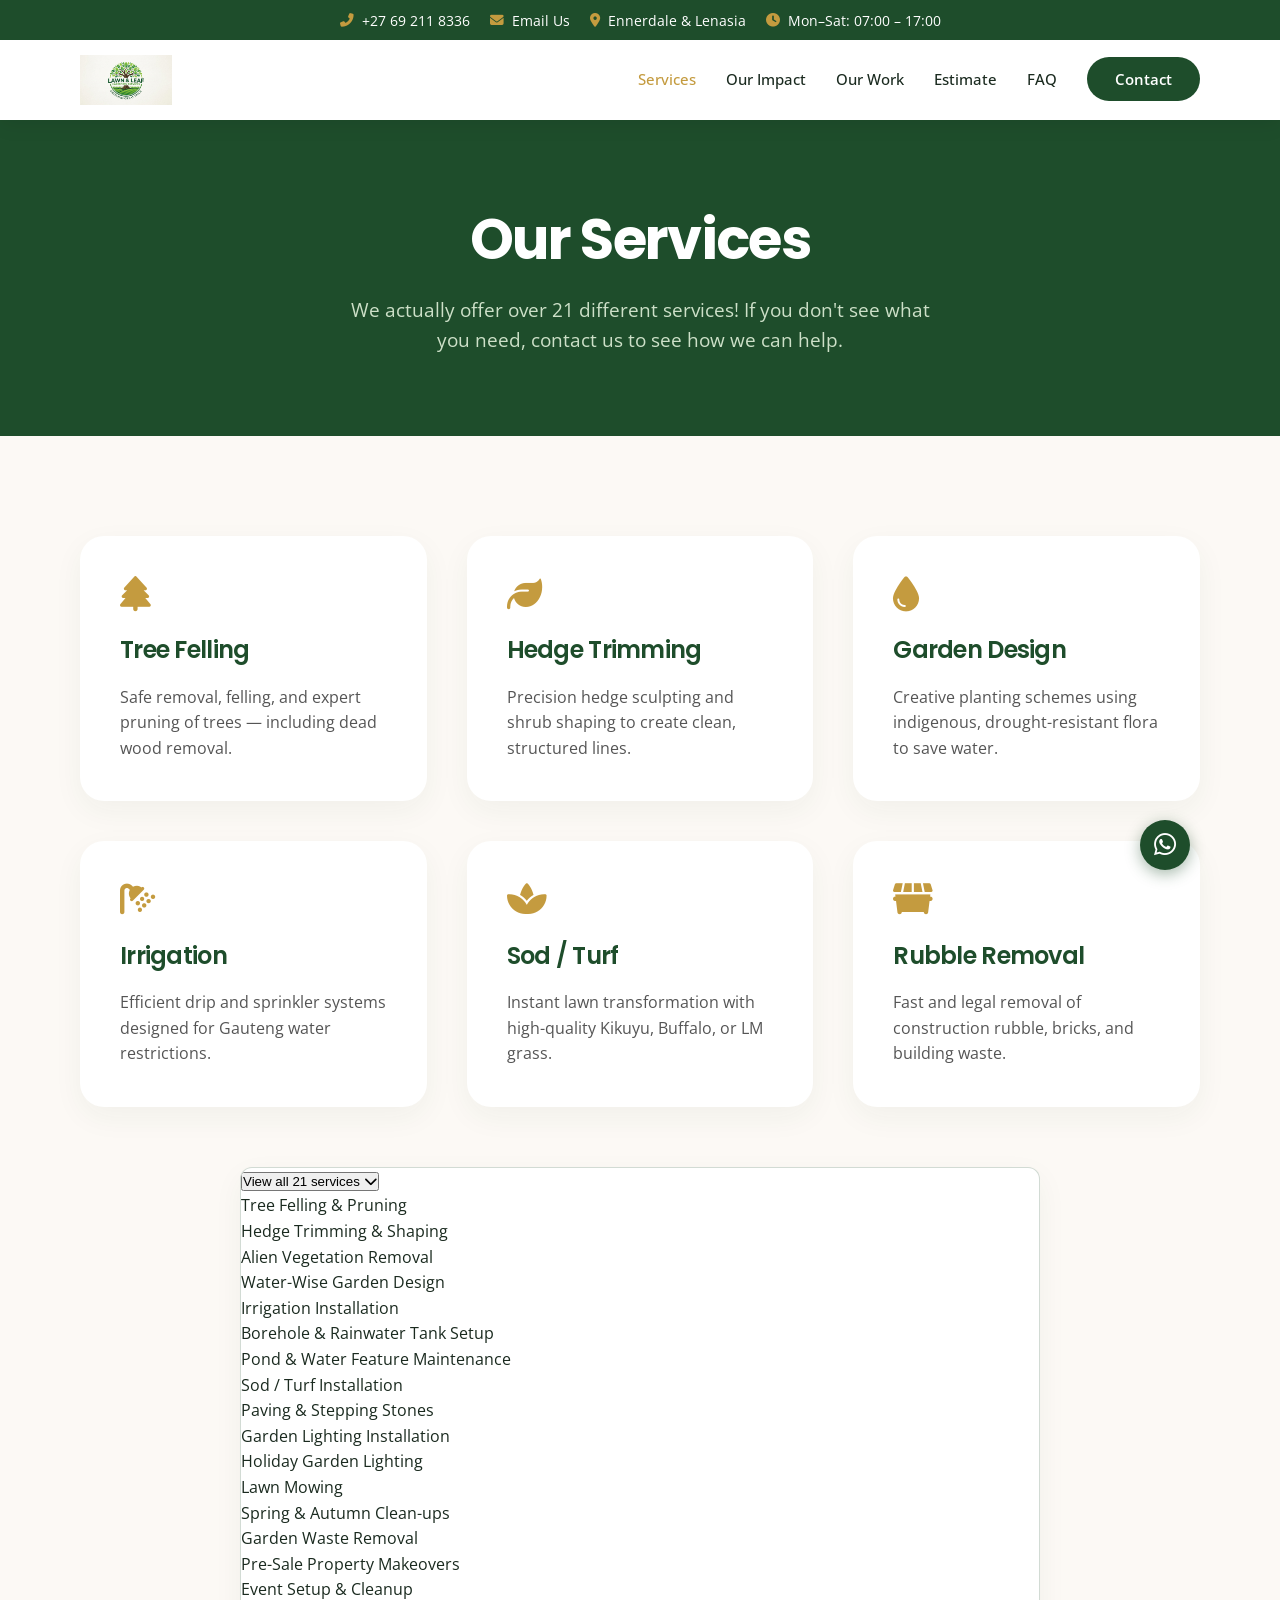
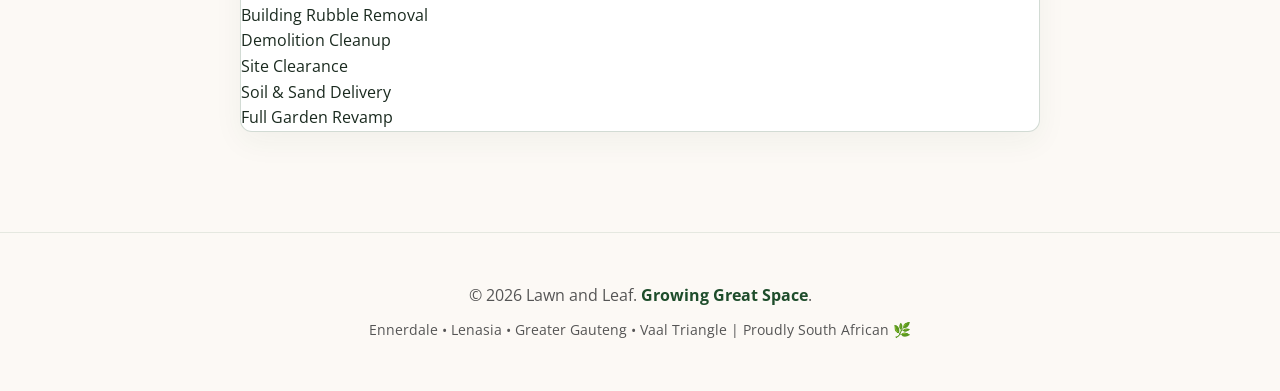
<file: index.html>
<!DOCTYPE html>
<html lang="en">
<head>
    <meta charset="UTF-8" />
    <meta name="viewport" content="width=device-width, initial-scale=1.0" />
    <title>Our Services | Lawn and Leaf</title>
    <link rel="preconnect" href="https://fonts.googleapis.com">
    <link rel="preconnect" href="https://fonts.gstatic.com" crossorigin>
    <link href="https://fonts.googleapis.com/css2?family=Open+Sans:wght@400;600&family=Poppins:wght@400;500;600;700&display=swap" rel="stylesheet">
    <link rel="stylesheet" href="https://cdnjs.cloudflare.com/ajax/libs/font-awesome/6.4.0/css/all.min.css" />
    <link rel="stylesheet" href="style.css" />
</head>
<body>
    <div id="toast"></div>

    <!-- HEADER -->
    <header class="site-header">
        <div class="top-info-bar">
            <a href="tel:+27692118336"><i class="fas fa-phone-alt"></i> +27 69 211 8336</a>
            <a href="mailto:lawnandleafgardeningservices@gmail.com"><i class="fas fa-envelope"></i> Email Us</a>
            <span><i class="fas fa-map-marker-alt"></i> Ennerdale & Lenasia</span>
            <span><i class="fas fa-clock"></i> Mon–Sat: 07:00 – 17:00</span>
        </div>
        <div class="navbar-wrapper">
            <div class="nav-container">
                <div class="logo">
                    <a href="index.html"><img src="images/logo.png" alt="Lawn and Leaf Logo" class="header-logo" /></a>
                </div>
                <nav id="navbar">
                    <ul>
                        <li><a href="services.html" class="active">Services</a></li>
                        <li><a href="impact.html">Our Impact</a></li>
                        <li><a href="gallery.html">Our Work</a></li>
                        <li><a href="calculator.html">Estimate</a></li>
                        <li><a href="faq.html">FAQ</a></li>
                        <li><a href="contact.html" class="nav-cta">Contact</a></li>
                    </ul>
                </nav>
                <div class="menu-toggle" id="mobile-menu"><i class="fas fa-bars"></i></div>
            </div>
        </div>
    </header>

    <!-- PAGE TITLE -->
    <div class="page-header">
        <div class="container">
            <h1>Our Services</h1>
            <p>We actually offer over 21 different services! If you don't see what you need, contact us to see how we can help.</p>
        </div>
    </div>

    <!-- SERVICES LIST -->
    <section id="services" class="section-padding">
        <div class="container">
            <div class="service-grid">
                <div class="service-card fade-in">
                    <i class="fas fa-tree"></i>
                    <h3>Tree Felling</h3>
                    <p>Safe removal, felling, and expert pruning of trees — including dead wood removal.</p>
                </div>
                <div class="service-card fade-in">
                    <i class="fas fa-leaf"></i>
                    <h3>Hedge Trimming</h3>
                    <p>Precision hedge sculpting and shrub shaping to create clean, structured lines.</p>
                </div>
                <div class="service-card fade-in">
                    <i class="fas fa-tint"></i>
                    <h3>Garden Design</h3>
                    <p>Creative planting schemes using indigenous, drought-resistant flora to save water.</p>
                </div>
                <div class="service-card fade-in">
                    <i class="fas fa-shower"></i>
                    <h3>Irrigation</h3>
                    <p>Efficient drip and sprinkler systems designed for Gauteng water restrictions.</p>
                </div>
                <div class="service-card fade-in">
                    <i class="fas fa-spa"></i>
                    <h3>Sod / Turf</h3>
                    <p>Instant lawn transformation with high-quality Kikuyu, Buffalo, or LM grass.</p>
                </div>
                <div class="service-card fade-in">
                    <i class="fas fa-dumpster"></i>
                    <h3>Rubble Removal</h3>
                    <p>Fast and legal removal of construction rubble, bricks, and building waste.</p>
                </div>
            </div>

            <!-- VIEW MORE BOX -->
            <div class="full-services-box fade-in">
                <button class="toggle-Services-btn" id="toggle-services">
                    View all 21 services <i class="fas fa-chevron-down"></i>
                </button>
                <div class="full-Services-content" id="full-services-list">
                    <ul>
                        <li>Tree Felling & Pruning</li>
                        <li>Hedge Trimming & Shaping</li>
                        <li>Alien Vegetation Removal</li>
                        <li>Water-Wise Garden Design</li>
                        <li>Irrigation Installation</li>
                        <li>Borehole & Rainwater Tank Setup</li>
                        <li>Pond & Water Feature Maintenance</li>
                        <li>Sod / Turf Installation</li>
                        <li>Paving & Stepping Stones</li>
                        <li>Garden Lighting Installation</li>
                        <li>Holiday Garden Lighting</li>
                        <li>Lawn Mowing</li>
                        <li>Spring & Autumn Clean-ups</li>
                        <li>Garden Waste Removal</li>
                        <li>Pre-Sale Property Makeovers</li>
                        <li>Event Setup & Cleanup</li>
                        <li>Building Rubble Removal</li>
                        <li>Demolition Cleanup</li>
                        <li>Site Clearance</li>
                        <li>Soil & Sand Delivery</li>
                        <li>Full Garden Revamp</li>
                    </ul>
                </div>
            </div>
        </div>
    </section>

    <!-- FOOTER -->
    <footer>
        <div class="container">
            <p>&copy; <span id="current-year">2026</span> Lawn and Leaf. <strong>Growing Great Space</strong>.</p>
            <p class="footer-small">Ennerdale • Lenasia • Greater Gauteng • Vaal Triangle | Proudly South African 🌿</p>
        </div>
    </footer>

    <button id="back-to-top"><i class="fas fa-chevron-up"></i></button>
    <a href="https://wa.me/27692118336" target="_blank" class="whatsapp-float"><i class="fab fa-whatsapp"></i></a>
    
    <script src="script.js"></script>
</body>
</html>
</file>
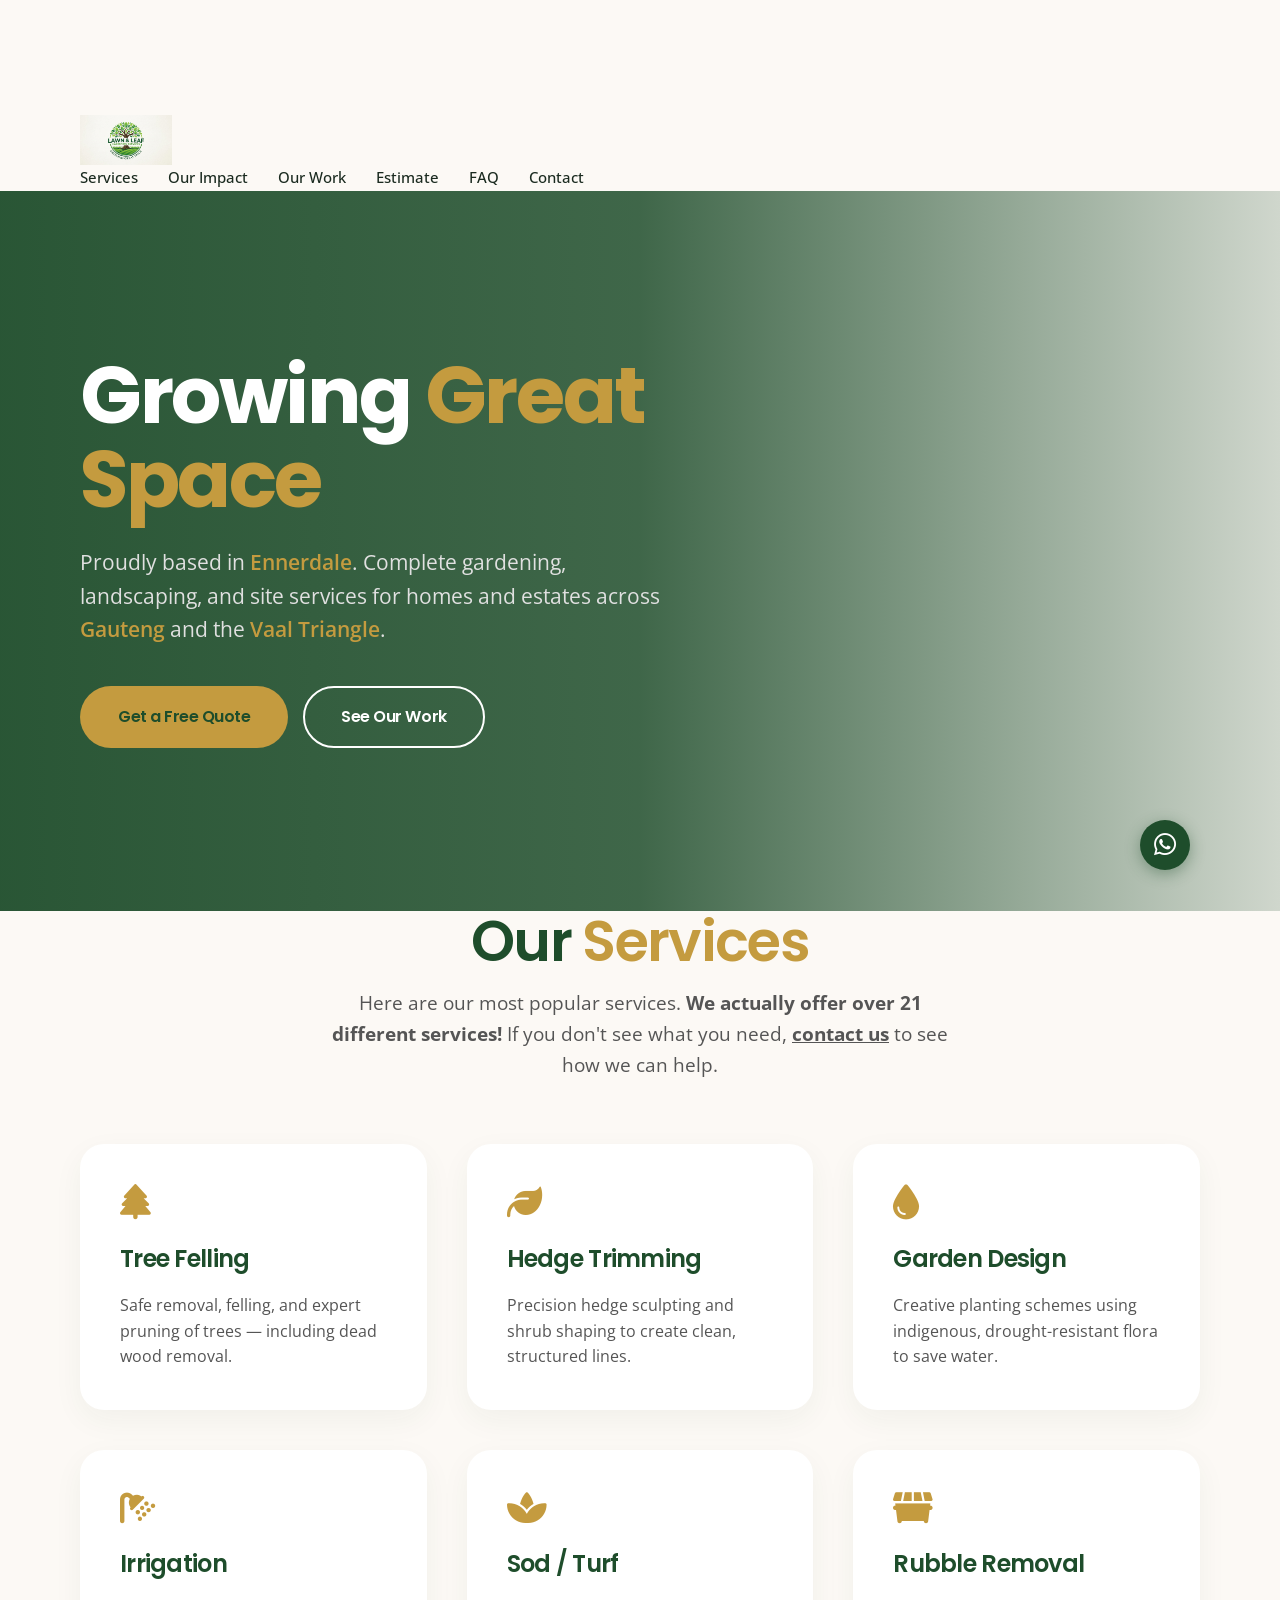
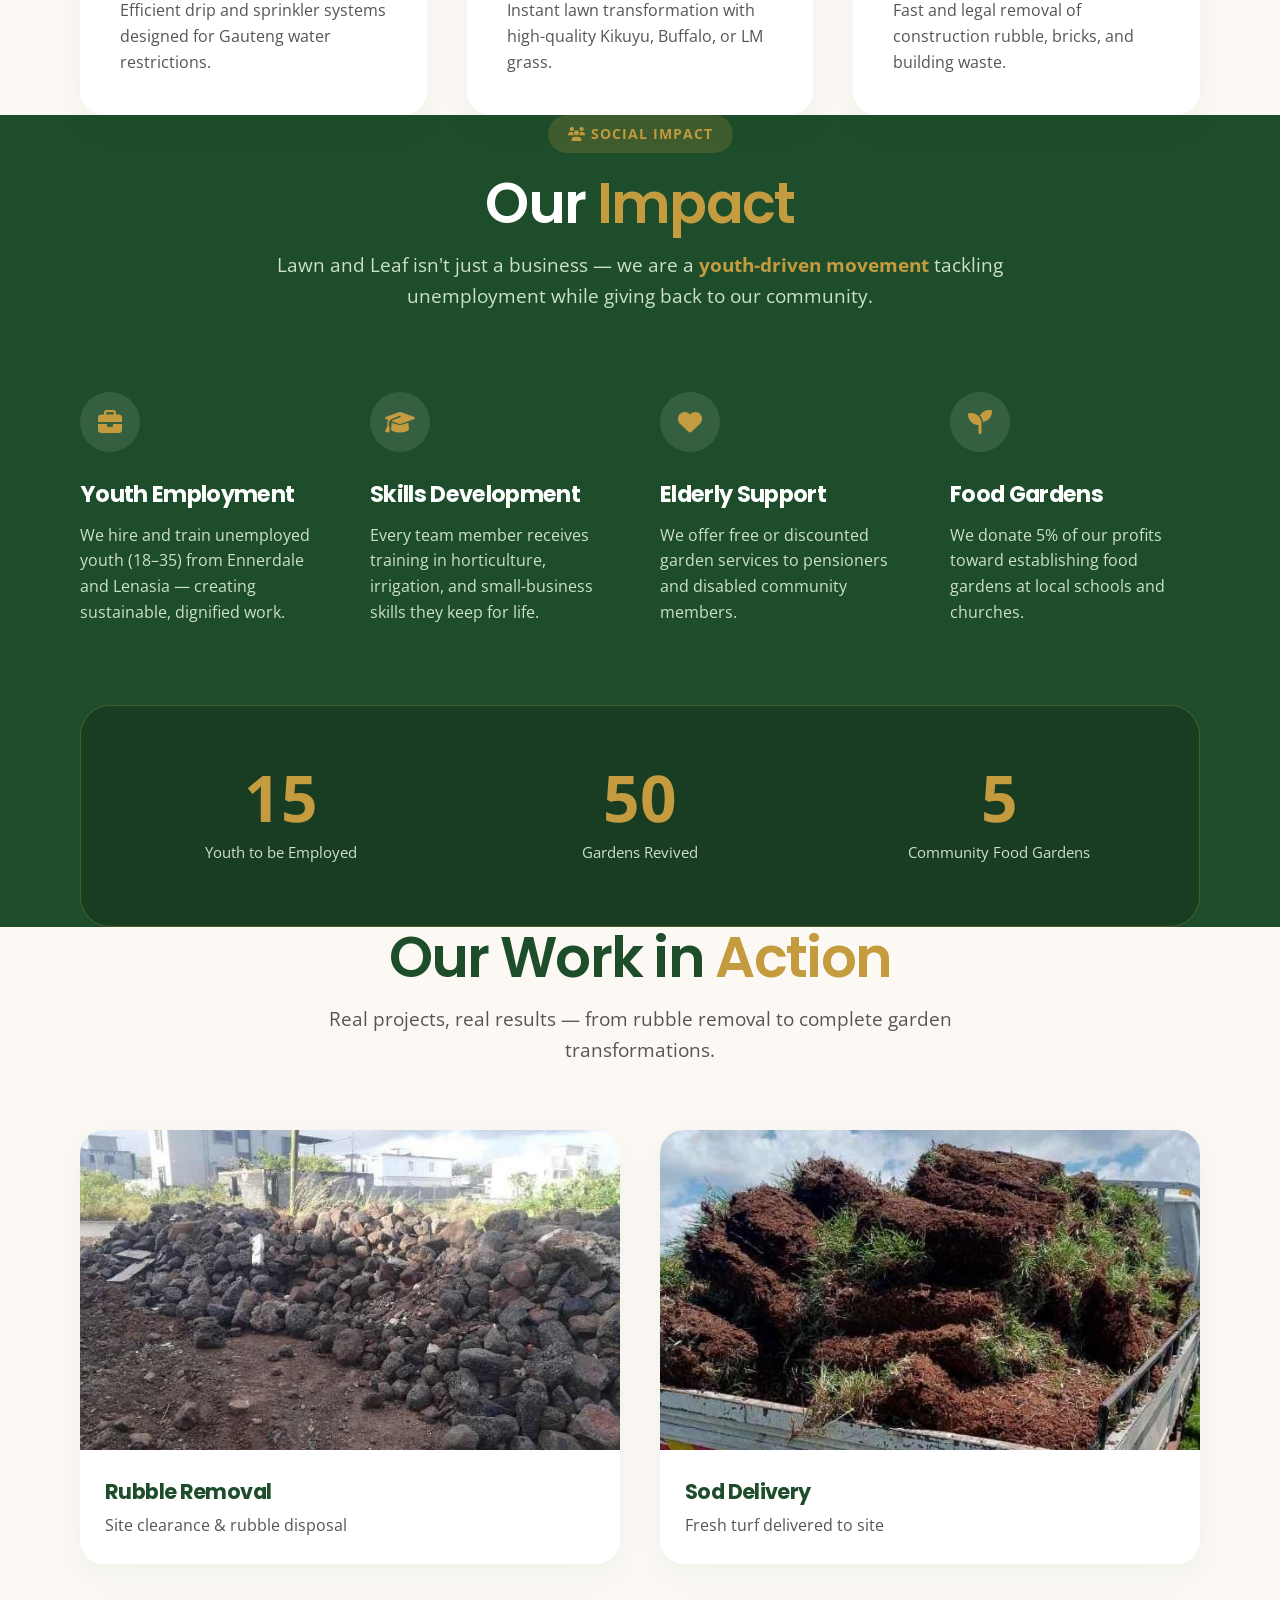
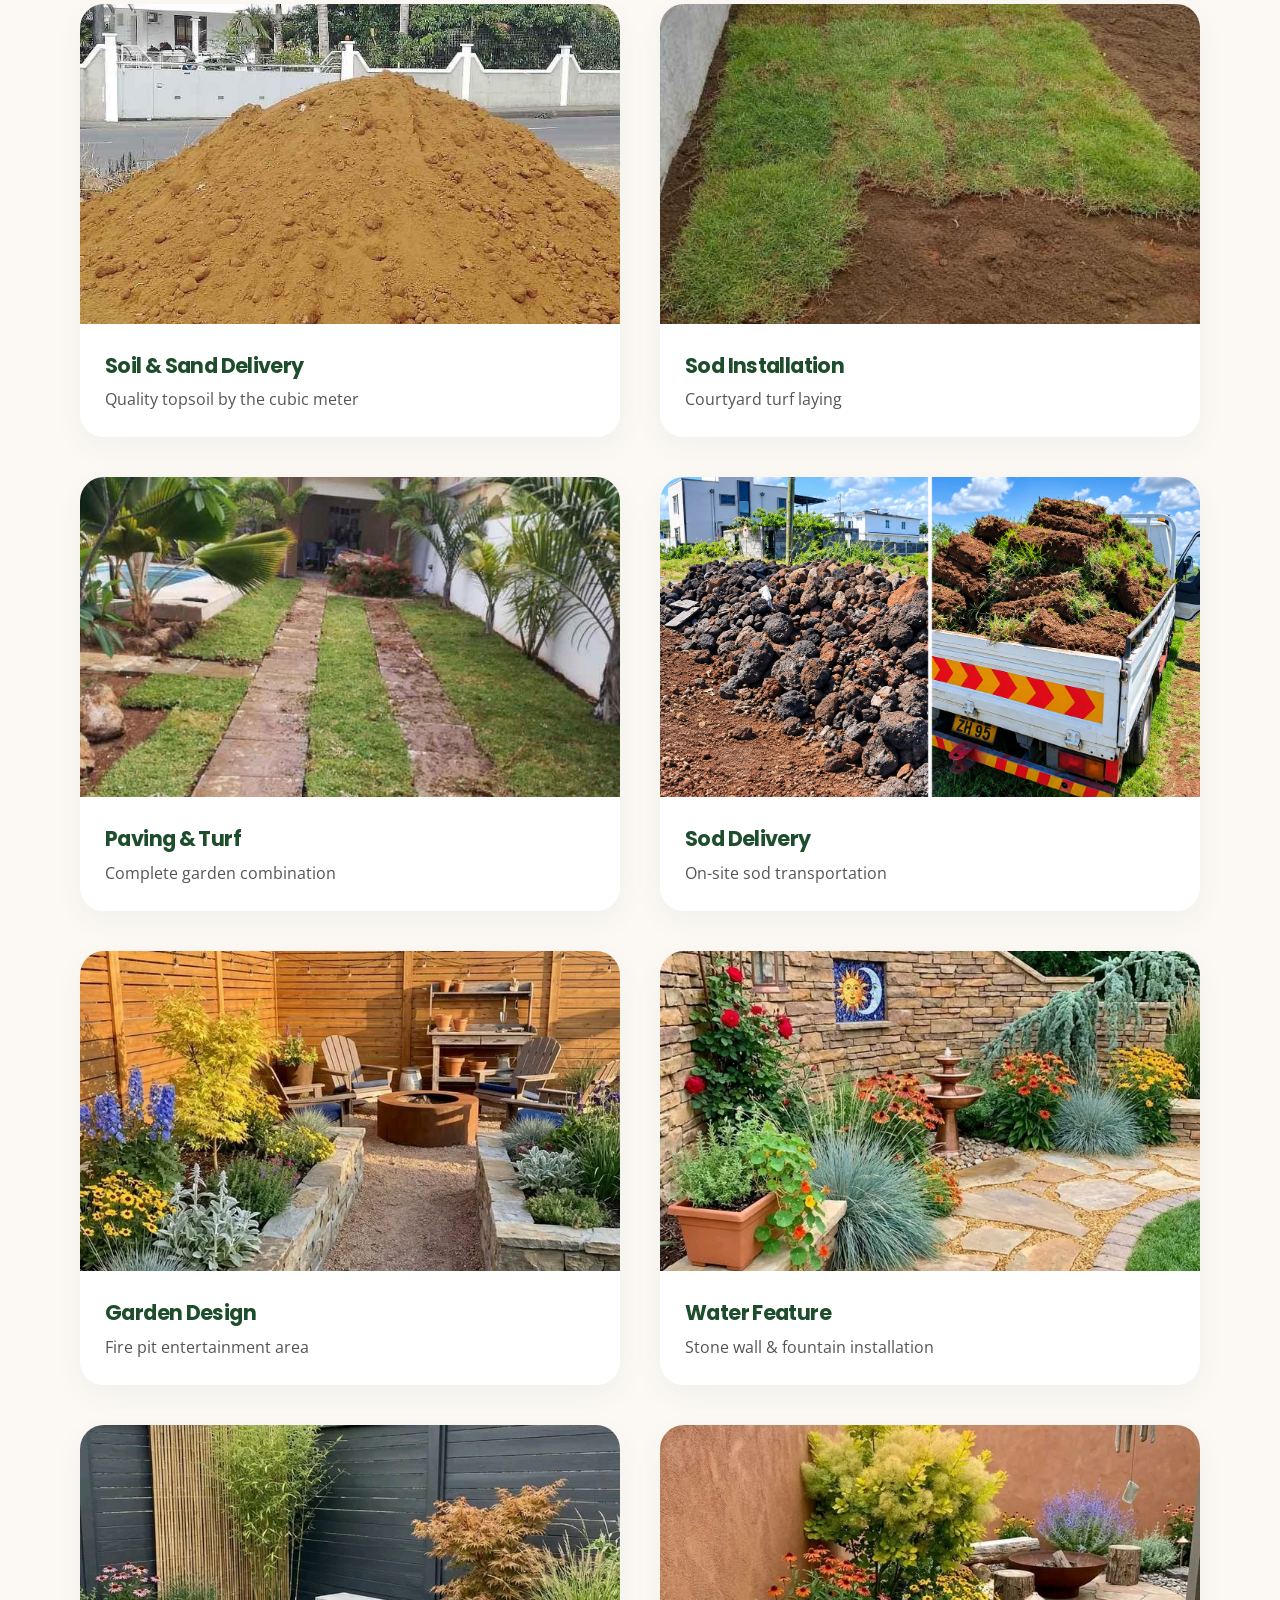
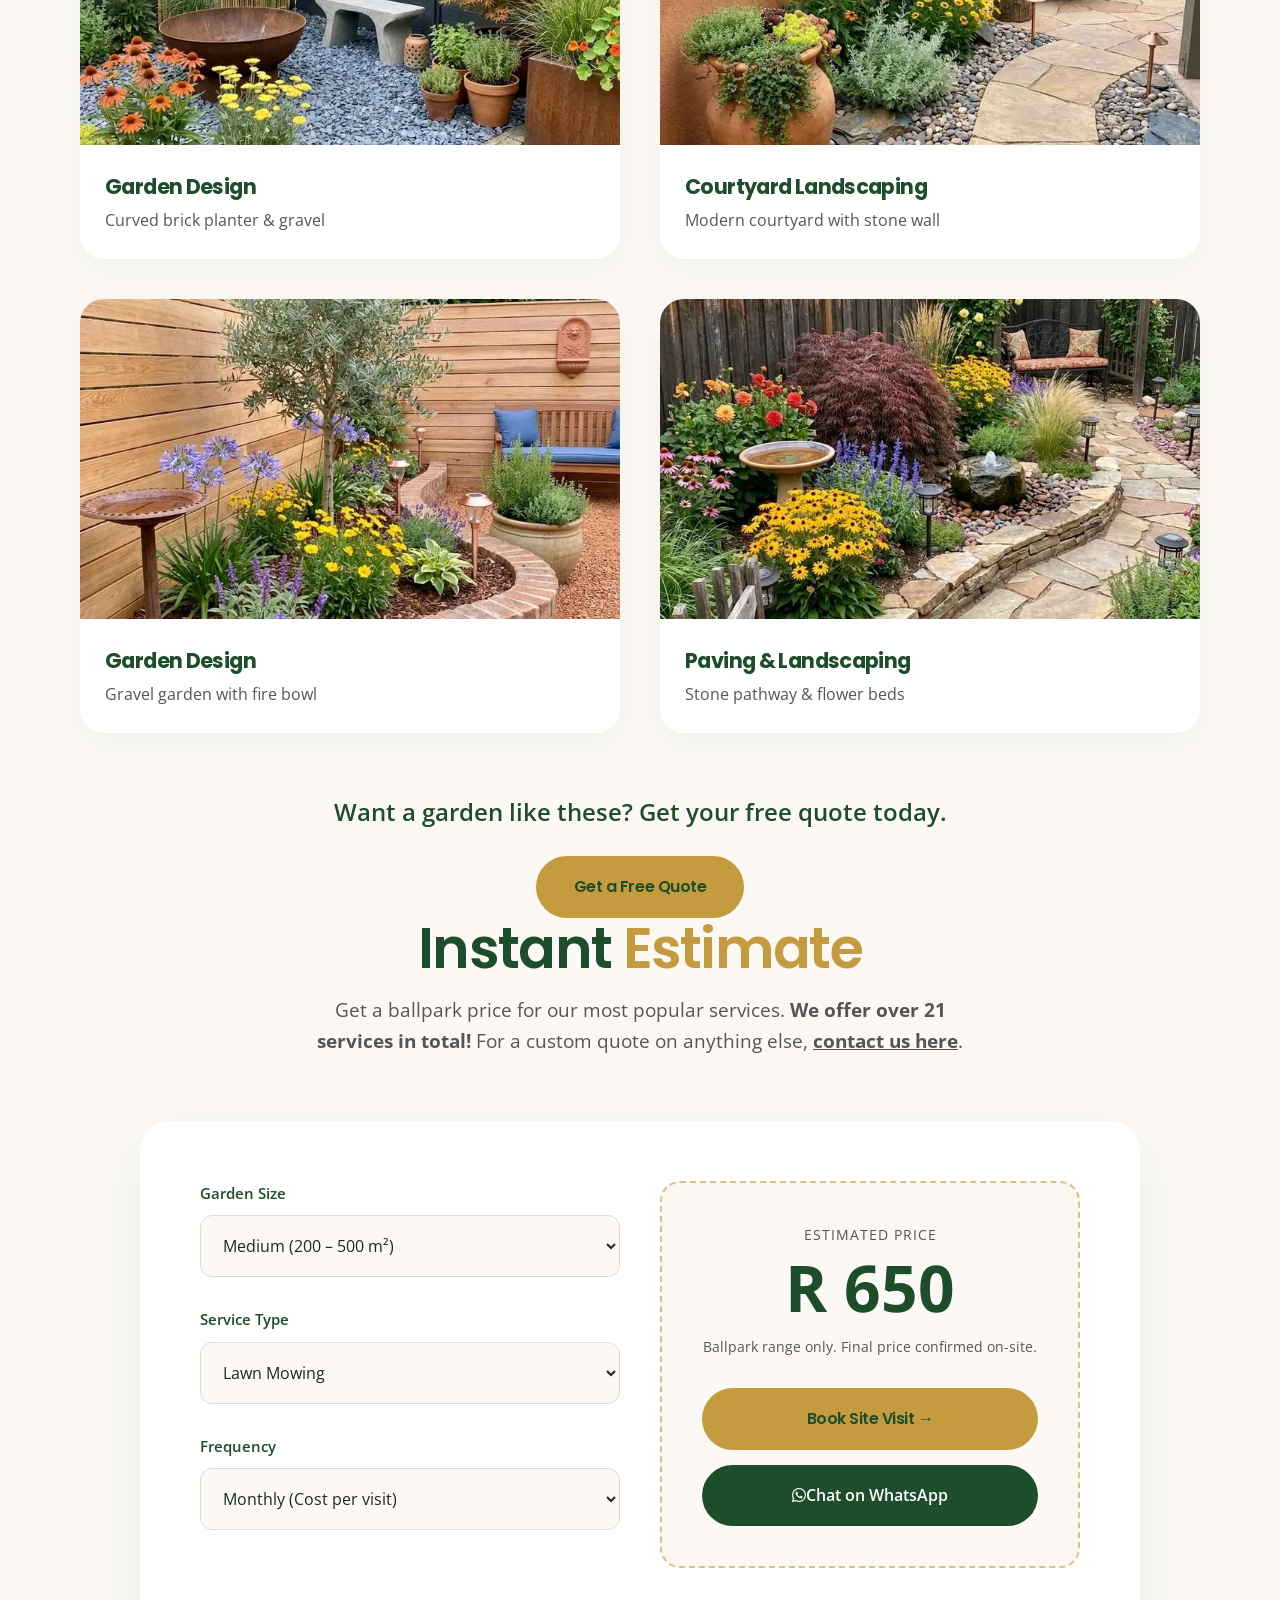
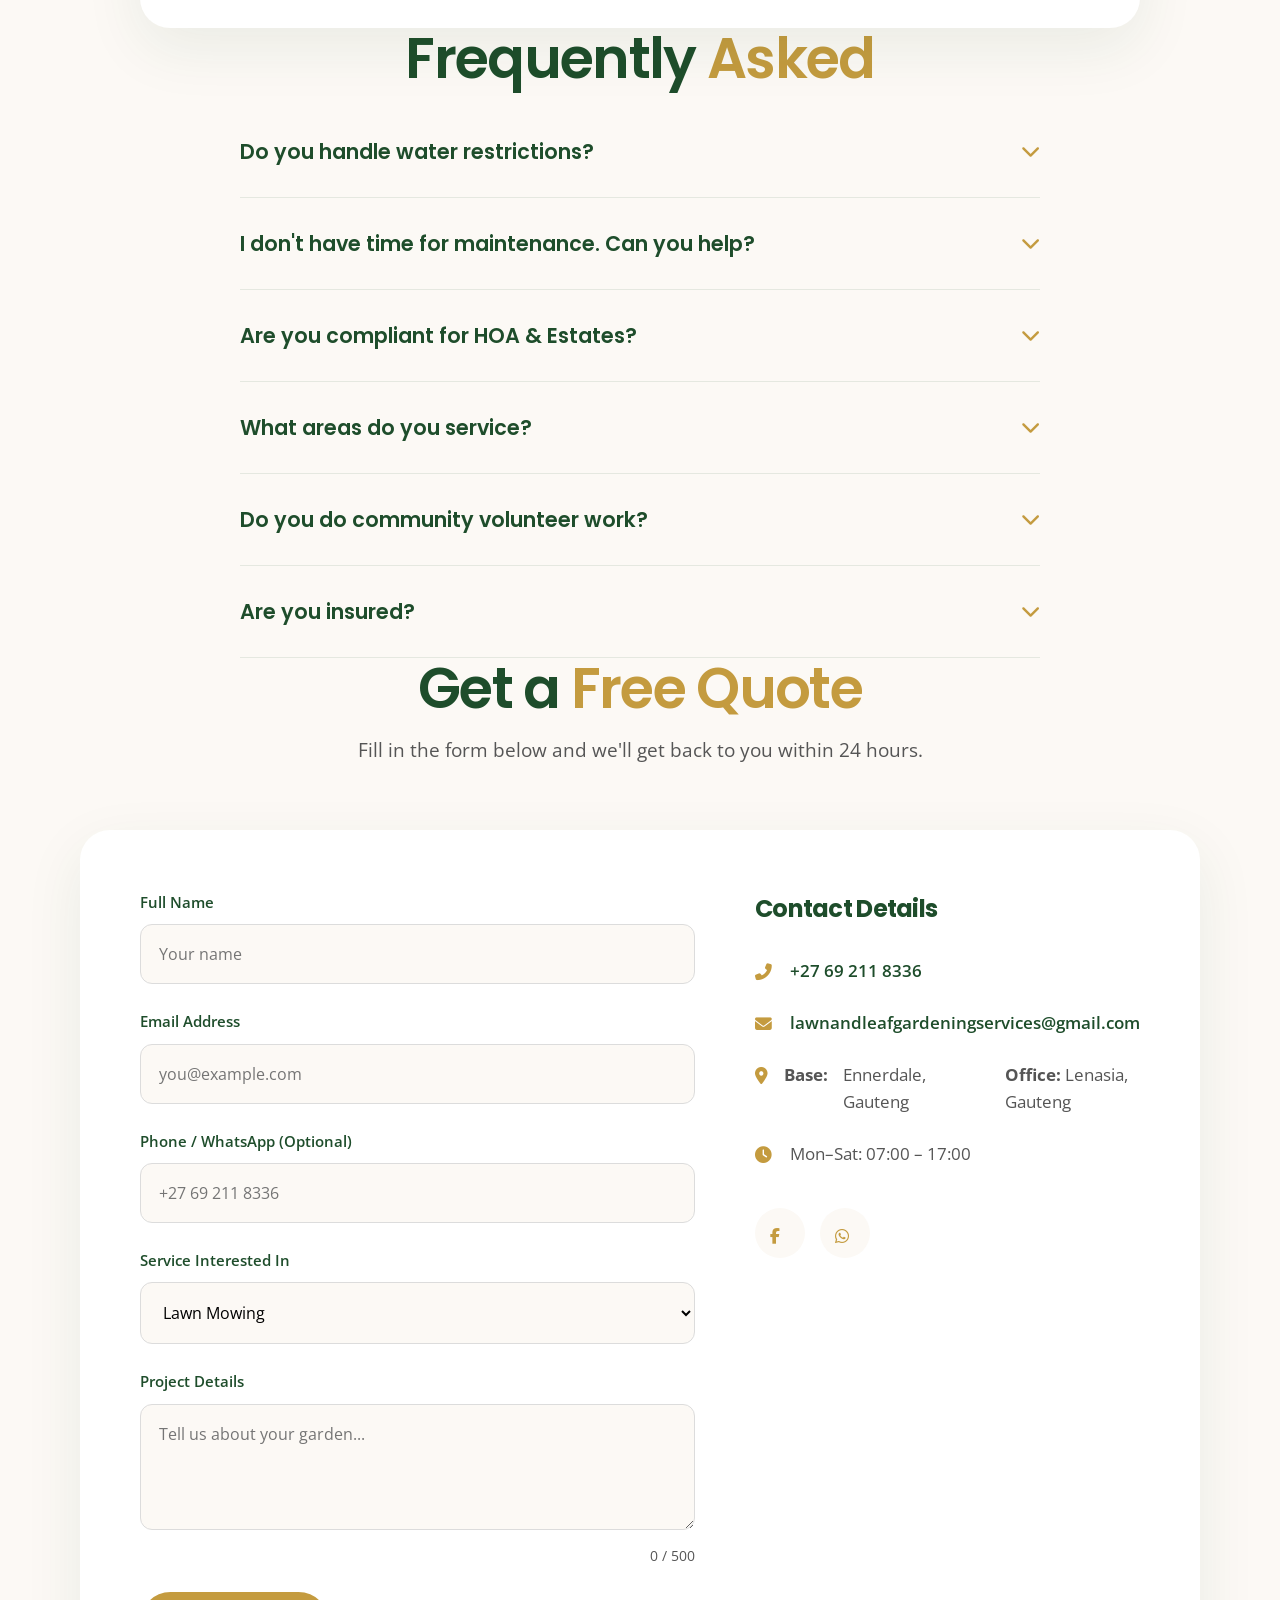
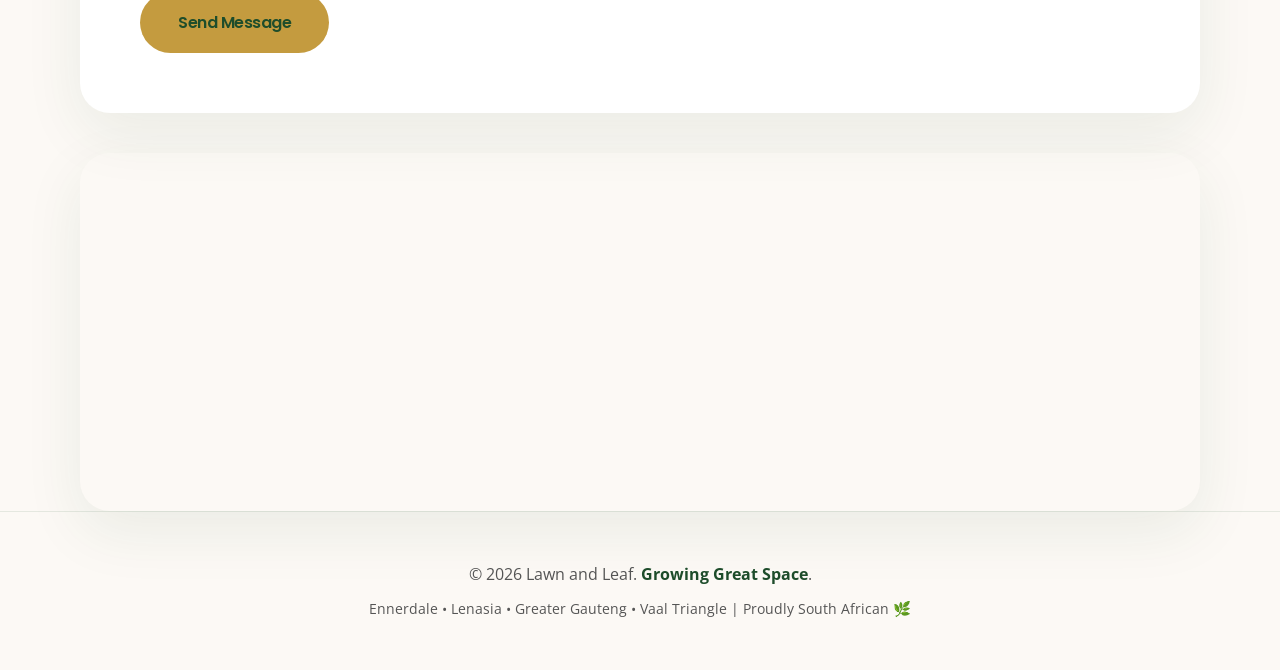
<file: Index.html>
<!DOCTYPE html>
<html lang="en">
<head>
    <meta charset="UTF-8" />
    <meta name="viewport" content="width=device-width, initial-scale=1.0" />

    <title>Lawn and Leaf | Gardening, Landscaping & Site Services in Gauteng</title>
    <meta name="description" content="Professional water-wise gardening, landscaping, tree felling, rubble removal & site services in Ennerdale, Lenasia, Vaal Triangle & Greater Gauteng. Growing Great Space while uplifting local youth." />
    
    <!-- Google Fonts -->
    <link rel="preconnect" href="https://fonts.googleapis.com">
    <link rel="preconnect" href="https://fonts.gstatic.com" crossorigin>
    <link href="https://fonts.googleapis.com/css2?family=Open+Sans:wght@400;600&family=Poppins:wght@400;600;700&display=swap" rel="stylesheet">

    <!-- Font Awesome -->
    <link rel="stylesheet" href="https://cdnjs.cloudflare.com/ajax/libs/font-awesome/6.4.0/css/all.min.css" />

    <link rel="stylesheet" href="style.css" />
    
    <!-- Fallback if JS fails -->
    <noscript>
        <style>
            .fade-in { opacity: 1 !important; transform: none !important; }
        </style>
    </noscript>
</head>
<body>

    <div id="toast"></div>

    <header>
        <div class="container">
            <!-- LOGO -->
            <div class="logo">
                <img src="images/logo.png" alt="Lawn and Leaf Gardening Services Logo" class="header-logo" />
            </div>
            
            <nav id="navbar">
                <ul>
                    <li><a href="#services">Services</a></li>
                    <li><a href="#impact">Our Impact</a></li>
                    <li><a href="#gallery">Our Work</a></li>
                    <li><a href="#calculator">Estimate</a></li>
                    <li><a href="#faq">FAQ</a></li>
                    <li><a href="#contact">Contact</a></li>
                </ul>
            </nav>
            <div class="menu-toggle" id="mobile-menu">
                <i class="fas fa-bars"></i>
            </div>
        </div>
    </header>

    <!-- Hero Section -->
    <section id="hero">
        <div class="hero-overlay"></div>
        <div class="container">
            <div class="hero-content">
                <h2>Growing <span>Great Space</span></h2>
                <p>Proudly based in <strong>Ennerdale</strong>. Complete gardening, landscaping, and site services for homes and estates across <strong>Gauteng</strong> and the <strong>Vaal Triangle</strong>.</p>
                <div class="hero-buttons">
                    <a href="#contact" class="btn-primary">Get a Free Quote</a>
                    <a href="#gallery" class="btn-secondary">See Our Work</a>
                </div>
            </div>
        </div>
    </section>

    <!-- Services Section -->
    <section id="services">
        <div class="container">
            <h2 class="section-title">Our <span>Services</span></h2>
            <!-- Added note about 21 services -->
            <p class="section-subtitle">Here are our most popular services. <strong>We actually offer over 21 different services!</strong> If you don't see what you need, <a href="#contact" style="color: var(--primary-gold); font-weight: bold; text-decoration: underline;">contact us</a> to see how we can help.</p>
            
            <div class="service-grid">
                <div class="service-card fade-in">
                    <i class="fas fa-tree"></i>
                    <h3>Tree Felling</h3>
                    <p>Safe removal, felling, and expert pruning of trees — including dead wood removal.</p>
                </div>
                <div class="service-card fade-in">
                    <i class="fas fa-leaf"></i>
                    <h3>Hedge Trimming</h3>
                    <p>Precision hedge sculpting and shrub shaping to create clean, structured lines.</p>
                </div>
                <div class="service-card fade-in">
                    <i class="fas fa-tint"></i>
                    <h3>Garden Design</h3>
                    <p>Creative planting schemes using indigenous, drought-resistant flora to save water.</p>
                </div>
                <div class="service-card fade-in">
                    <i class="fas fa-shower"></i>
                    <h3>Irrigation</h3>
                    <p>Efficient drip and sprinkler systems designed for Gauteng water restrictions.</p>
                </div>
                <div class="service-card fade-in">
                    <i class="fas fa-spa"></i>
                    <h3>Sod / Turf</h3>
                    <p>Instant lawn transformation with high-quality Kikuyu, Buffalo, or LM grass.</p>
                </div>
                <div class="service-card fade-in">
                    <i class="fas fa-dumpster"></i>
                    <h3>Rubble Removal</h3>
                    <p>Fast and legal removal of construction rubble, bricks, and building waste.</p>
                </div>
            </div>
        </div>
    </section>

    <!-- Impact Section -->
    <section id="impact">
        <div class="container">
            <div class="impact-header">
                <div class="impact-badge">
                    <i class="fas fa-users"></i> Social Impact
                </div>
                <h2 class="section-title">Our <span>Impact</span></h2>
                <p class="impact-intro">
                    Lawn and Leaf isn't just a business — we are a <strong>youth-driven movement</strong> tackling unemployment while giving back to our community.
                </p>
            </div>

            <div class="impact-grid">
                <div class="impact-card fade-in">
                    <div class="impact-icon-wrap"><i class="fas fa-briefcase"></i></div>
                    <h3>Youth Employment</h3>
                    <p>We hire and train unemployed youth (18–35) from Ennerdale and Lenasia — creating sustainable, dignified work.</p>
                </div>
                <div class="impact-card fade-in">
                    <div class="impact-icon-wrap"><i class="fas fa-graduation-cap"></i></div>
                    <h3>Skills Development</h3>
                    <p>Every team member receives training in horticulture, irrigation, and small-business skills they keep for life.</p>
                </div>
                <div class="impact-card fade-in">
                    <div class="impact-icon-wrap"><i class="fas fa-heart"></i></div>
                    <h3>Elderly Support</h3>
                    <p>We offer free or discounted garden services to pensioners and disabled community members.</p>
                </div>
                <div class="impact-card fade-in">
                    <div class="impact-icon-wrap"><i class="fas fa-seedling"></i></div>
                    <h3>Food Gardens</h3>
                    <p>We donate 5% of our profits toward establishing food gardens at local schools and churches.</p>
                </div>
            </div>

            <div class="impact-impact-bar fade-in">
                <div class="impact-stat">
                    <span class="impact-number" data-target="15">0</span>
                    <span class="impact-label">Youth to be Employed</span>
                </div>
                <div class="impact-stat">
                    <span class="impact-number" data-target="50">0</span>
                    <span class="impact-label">Gardens Revived</span>
                </div>
                <div class="impact-stat">
                    <span class="impact-number" data-target="5">0</span>
                    <span class="impact-label">Community Food Gardens</span>
                </div>
            </div>
        </div>
    </section>

    <!-- Gallery Section -->
    <section id="gallery">
        <div class="container">
            <h2 class="section-title">Our Work in <span>Action</span></h2>
            <p class="section-subtitle">Real projects, real results — from rubble removal to complete garden transformations.</p>

            <div class="portfolio-grid">
                <div class="portfolio-item fade-in">
                    <img src="images/rubble-removal.jpg" alt="Rubble Removal" loading="lazy" />
                    <div class="portfolio-caption">
                        <h3>Rubble Removal</h3>
                        <p>Site clearance & rubble disposal</p>
                    </div>
                </div>

                <div class="portfolio-item fade-in">
                    <img src="images/sod-delivery.jpg" alt="Sod Delivery" loading="lazy" />
                    <div class="portfolio-caption">
                        <h3>Sod Delivery</h3>
                        <p>Fresh turf delivered to site</p>
                    </div>
                </div>

                <div class="portfolio-item fade-in">
                    <img src="images/soil-sand.jpg" alt="Soil & Sand Delivery" loading="lazy" />
                    <div class="portfolio-caption">
                        <h3>Soil & Sand Delivery</h3>
                        <p>Quality topsoil by the cubic meter</p>
                    </div>
                </div>

                <div class="portfolio-item fade-in">
                    <img src="images/sod-installation.jpg" alt="Sod Installation" loading="lazy" />
                    <div class="portfolio-caption">
                        <h3>Sod Installation</h3>
                        <p>Courtyard turf laying</p>
                    </div>
                </div>

                <div class="portfolio-item fade-in">
                    <img src="images/paving-turf.jpg" alt="Paving & Turf Combo" loading="lazy" />
                    <div class="portfolio-caption">
                        <h3>Paving & Turf</h3>
                        <p>Complete garden combination</p>
                    </div>
                </div>

                <div class="portfolio-item fade-in">
                    <img src="images/sod-delivery-2.jpg" alt="Sod Delivery 2" loading="lazy" />
                    <div class="portfolio-caption">
                        <h3>Sod Delivery</h3>
                        <p>On-site sod transportation</p>
                    </div>
                </div>

                <div class="portfolio-item fade-in">
                    <img src="images/firepit-garden.jpg" alt="Fire Pit Garden" loading="lazy" />
                    <div class="portfolio-caption">
                        <h3>Garden Design</h3>
                        <p>Fire pit entertainment area</p>
                    </div>
                </div>

                <div class="portfolio-item fade-in">
                    <img src="images/stone-water-feature.jpg" alt="Stone Wall & Water Feature" loading="lazy" />
                    <div class="portfolio-caption">
                        <h3>Water Feature</h3>
                        <p>Stone wall & fountain installation</p>
                    </div>
                </div>

                <div class="portfolio-item fade-in">
                    <img src="images/curved-garden.jpg" alt="Curved Brick Garden" loading="lazy" />
                    <div class="portfolio-caption">
                        <h3>Garden Design</h3>
                        <p>Curved brick planter & gravel</p>
                    </div>
                </div>

                <div class="portfolio-item fade-in">
                    <img src="images/modern-courtyard.jpg" alt="Modern Courtyard" loading="lazy" />
                    <div class="portfolio-caption">
                        <h3>Courtyard Landscaping</h3>
                        <p>Modern courtyard with stone wall</p>
                    </div>
                </div>

                <div class="portfolio-item fade-in">
                    <img src="images/gravel-firebowl.jpg" alt="Gravel Garden with Fire Bowl" loading="lazy" />
                    <div class="portfolio-caption">
                        <h3>Garden Design</h3>
                        <p>Gravel garden with fire bowl</p>
                    </div>
                </div>

                <div class="portfolio-item fade-in">
                    <img src="images/stone-pathway.jpg" alt="Stone Pathway Garden" loading="lazy" />
                    <div class="portfolio-caption">
                        <h3>Paving & Landscaping</h3>
                        <p>Stone pathway & flower beds</p>
                    </div>
                </div>
            </div>

            <div class="portfolio-cta">
                <p>Want a garden like these? Get your free quote today.</p>
                <a href="#contact" class="btn-primary">Get a Free Quote</a>
            </div>
        </div>
    </section>

    <!-- Calculator Section -->
    <section id="calculator">
        <div class="container">
            <h2 class="section-title">Instant <span>Estimate</span></h2>
            <!-- Added note about 21 services here too -->
            <p class="section-subtitle">Get a ballpark price for our most popular services. <strong>We offer over 21 services in total!</strong> For a custom quote on anything else, <a href="#contact" style="color: var(--primary-gold); font-weight: bold; text-decoration: underline;">contact us here</a>.</p>

            <div class="calculator-wrapper fade-in">
                <div class="calc-form">
                    <div class="form-group">
                        <label for="calc-size">Garden Size</label>
                        <select id="calc-size">
                            <option value="350">Small (under 200 m²)</option>
                            <option value="650" selected>Medium (200 – 500 m²)</option>
                            <option value="1100">Large (500 – 1000 m²)</option>
                            <option value="1800">Estate / Commercial (1000+ m²)</option>
                        </select>
                    </div>
                    <div class="form-group">
                        <label for="calc-service">Service Type</label>
                        <select id="calc-service">
                            <option value="1">Lawn Mowing</option>
                            <option value="1.4">Hedge Trimming</option>
                            <option value="1.6">Tree Felling</option>
                            <option value="2.2">Garden Design</option>
                            <option value="1.8">Irrigation</option>
                            <option value="2.0">Sod / Turf</option>
                            <option value="1.6">Rubble Removal</option>
                            <option value="1.7">Site Clearance</option>
                        </select>
                    </div>
                    <div class="form-group">
                        <label for="calc-frequency">Frequency</label>
                        <select id="calc-frequency">
                            <option value="1.3">Once-off</option>
                            <option value="1.0" selected>Monthly (Cost per visit)</option>
                            <option value="0.85">Weekly (Cost per visit)</option>
                        </select>
                    </div>
                </div>

                <div class="calc-result">
                    <p class="calc-label">Estimated Price</p>
                    <p class="calc-price">R <span id="calc-output">845</span></p>
                    <p class="calc-note">Ballpark range only. Final price confirmed on-site.</p>
                    <a href="#contact" class="btn-primary">Book Site Visit →</a>
                    <a href="https://wa.me/27692118336?text=Hi%20Lawn%20and%20Leaf%2C%20I%27d%20like%20a%20quote" target="_blank" class="btn-whatsapp-inline">
                        <i class="fab fa-whatsapp"></i> Chat on WhatsApp
                    </a>
                </div>
            </div>
        </div>
    </section>

    <!-- FAQ Section -->
    <section id="faq">
        <div class="container">
            <h2 class="section-title">Frequently <span>Asked</span></h2>
            <div class="faq-list">
                <div class="faq-item fade-in">
                    <button class="faq-question">
                        Do you handle water restrictions?
                        <i class="fas fa-chevron-down"></i>
                    </button>
                    <div class="faq-answer">
                        <p>Yes. Municipal water restrictions make it hard to maintain a garden. We use water-wise design, drip irrigation, boreholes, and mulch layering to ensure your garden thrives on minimal water.</p>
                    </div>
                </div>
                <div class="faq-item fade-in">
                    <button class="faq-question">
                        I don't have time for maintenance. Can you help?
                        <i class="fas fa-chevron-down"></i>
                    </button>
                    <div class="faq-answer">
                        <p>Absolutely. We offer affordable monthly and weekly maintenance plans. We handle the mowing, pruning, and weeding so you can focus on what matters.</p>
                    </div>
                </div>
                <div class="faq-item fade-in">
                    <button class="faq-question">
                        Are you compliant for HOA & Estates?
                        <i class="fas fa-chevron-down"></i>
                    </button>
                    <div class="faq-answer">
                        <p>Yes. We provide reliable commercial contracts for estates and HOAs, ensuring safety compliance and reporting to keep your community beautiful and fine-free.</p>
                    </div>
                </div>
                <div class="faq-item fade-in">
                    <button class="faq-question">
                        What areas do you service?
                        <i class="fas fa-chevron-down"></i>
                    </button>
                    <div class="faq-answer">
                        <p>We're based in <strong>Ennerdale</strong> with an office in <strong>Lenasia</strong>, serving the entire Greater Gauteng region — including Johannesburg South, Soweto, Sedibeng, the <strong>Vaal Triangle</strong>, and surrounding areas.</p>
                    </div>
                </div>
                <div class="faq-item fade-in">
                    <button class="faq-question">
                        Do you do community volunteer work?
                        <i class="fas fa-chevron-down"></i>
                    </button>
                    <div class="faq-answer">
                        <p>Yes! We regularly volunteer our time for free garden clean-ups at churches, schools, and community centres. If you have a community project you'd like our help with, <a href="#contact">get in touch</a>.</p>
                    </div>
                </div>
                <div class="faq-item fade-in">
                    <button class="faq-question">
                        Are you insured?
                        <i class="fas fa-chevron-down"></i>
                    </button>
                    <div class="faq-answer">
                        <p>Yes, Lawn and Leaf is fully insured and licensed. We also comply with all South African labor laws and safety regulations.</p>
                    </div>
                </div>
            </div>
        </div>
    </section>

    <!-- Contact Section -->
    <section id="contact">
        <div class="container">
            <h2 class="section-title">Get a <span>Free Quote</span></h2>
            <p class="section-subtitle">Fill in the form below and we'll get back to you within 24 hours.</p>

            <div class="contact-wrapper fade-in">
                <form id="contact-form" action="https://api.web3forms.com/submit" method="POST">
                    <input type="hidden" name="access_key" value="36a8b298-edb2-4e28-834c-63ffa23e8ec4">

                    <div class="form-group">
                        <label for="name">Full Name</label>
                        <input type="text" id="name" name="name" placeholder="Your name" required />
                    </div>
                    <div class="form-group">
                        <label for="email">Email Address</label>
                        <input type="email" id="email" name="email" placeholder="you@example.com" required />
                    </div>
                    <div class="form-group">
                        <label for="phone">Phone / WhatsApp (Optional)</label>
                        <input type="tel" id="phone" name="phone" placeholder="+27 69 211 8336" />
                    </div>
                    <div class="form-group">
                        <label for="service">Service Interested In</label>
                        <select id="service" name="service">
                            <option>Lawn Mowing</option>
                            <option>Hedge Trimming</option>
                            <option>Tree Felling</option>
                            <option>Garden Design</option>
                            <option>Irrigation</option>
                            <option>Sod / Turf</option>
                            <option>Rubble Removal</option>
                            <option>Site Clearance</option>
                            <option>Community / Volunteer Project</option>
                            <option>Other (See our full list of 21+ services)</option>
                        </select>
                    </div>
                    <div class="form-group">
                        <label for="message">Project Details</label>
                        <textarea id="message" name="message" rows="4" placeholder="Tell us about your garden..." maxlength="500"></textarea>
                        <small id="char-count">0 / 500</small>
                    </div>
                    <input type="text" name="_gotcha" style="display:none" />
                    <div class="h-captcha" data-captcha="true"></div>
                    <button type="submit" class="btn-primary">Send Message</button>
                </form>

                <div class="contact-info">
                    <h3>Contact Details</h3>
                    <p><i class="fas fa-phone-alt"></i> <a href="tel:+27692118336">+27 69 211 8336</a></p>
                    <p><i class="fas fa-envelope"></i> <a href="mailto:lawnandleafgardeningservices@gmail.com">lawnandleafgardeningservices@gmail.com</a></p>
                    <p><i class="fas fa-map-marker-alt"></i> <strong>Base:</strong> Ennerdale, Gauteng <br>
                       <span style="padding-left:40px;"><strong>Office:</strong> Lenasia, Gauteng</span></p>
                    <p><i class="fas fa-clock"></i> Mon–Sat: 07:00 – 17:00</p>

                    <div class="social-links">
                        <a href="https://www.facebook.com/GandMgardeningservices" aria-label="Facebook" target="_blank" rel="noopener noreferrer">
                            <i class="fab fa-facebook-f"></i>
                        </a>
                        <a href="https://wa.me/27692118336" target="_blank" aria-label="WhatsApp"><i class="fab fa-whatsapp"></i></a>
                    </div>
                </div>
            </div>

            <div class="map-wrapper fade-in">
                <iframe
                    src="https://www.google.com/maps/embed?pb=!1m18!1m12!1m3!1d14319.885542353534!2d27.8255!3d-26.3255!2m3!1f0!2f0!3f0!3m2!1i1024!2i768!4f13.1!3m3!1m2!1s0x1e95a0f3b6c1a4d7%3A0x9d2c5d77f2a24f1!2sLenasia%2C%20Gauteng!5e0!3m2!1sen!2sza!4v1700000000000!5m2!1sen!2sza"
                    width="100%" height="350" style="border:0;" allowfullscreen="" loading="lazy"
                    referrerpolicy="no-referrer-when-downgrade">
                </iframe>
            </div>
        </div>
    </section>

    <footer>
        <div class="container">
            <p>&copy; <span id="current-year">2026</span> Lawn and Leaf. <strong>Growing Great Space</strong>.</p>
            <p class="footer-small">Ennerdale • Lenasia • Greater Gauteng • Vaal Triangle | Proudly South African 🌿</p>
        </div>
    </footer>

    <button id="back-to-top" aria-label="Back to top">
        <i class="fas fa-chevron-up"></i>
    </button>

    <a href="https://wa.me/27692118336?text=Hi%20Lawn%20and%20Leaf%2C%20I%27d%20like%20a%20quote%20for%20my%20garden"
       target="_blank"
       class="whatsapp-float"
       aria-label="Chat on WhatsApp">
        <i class="fab fa-whatsapp"></i>
        <span class="whatsapp-tooltip">Chat with us</span>
    </a>

    <script src="script.js"></script>
</body>
</html>
</file>
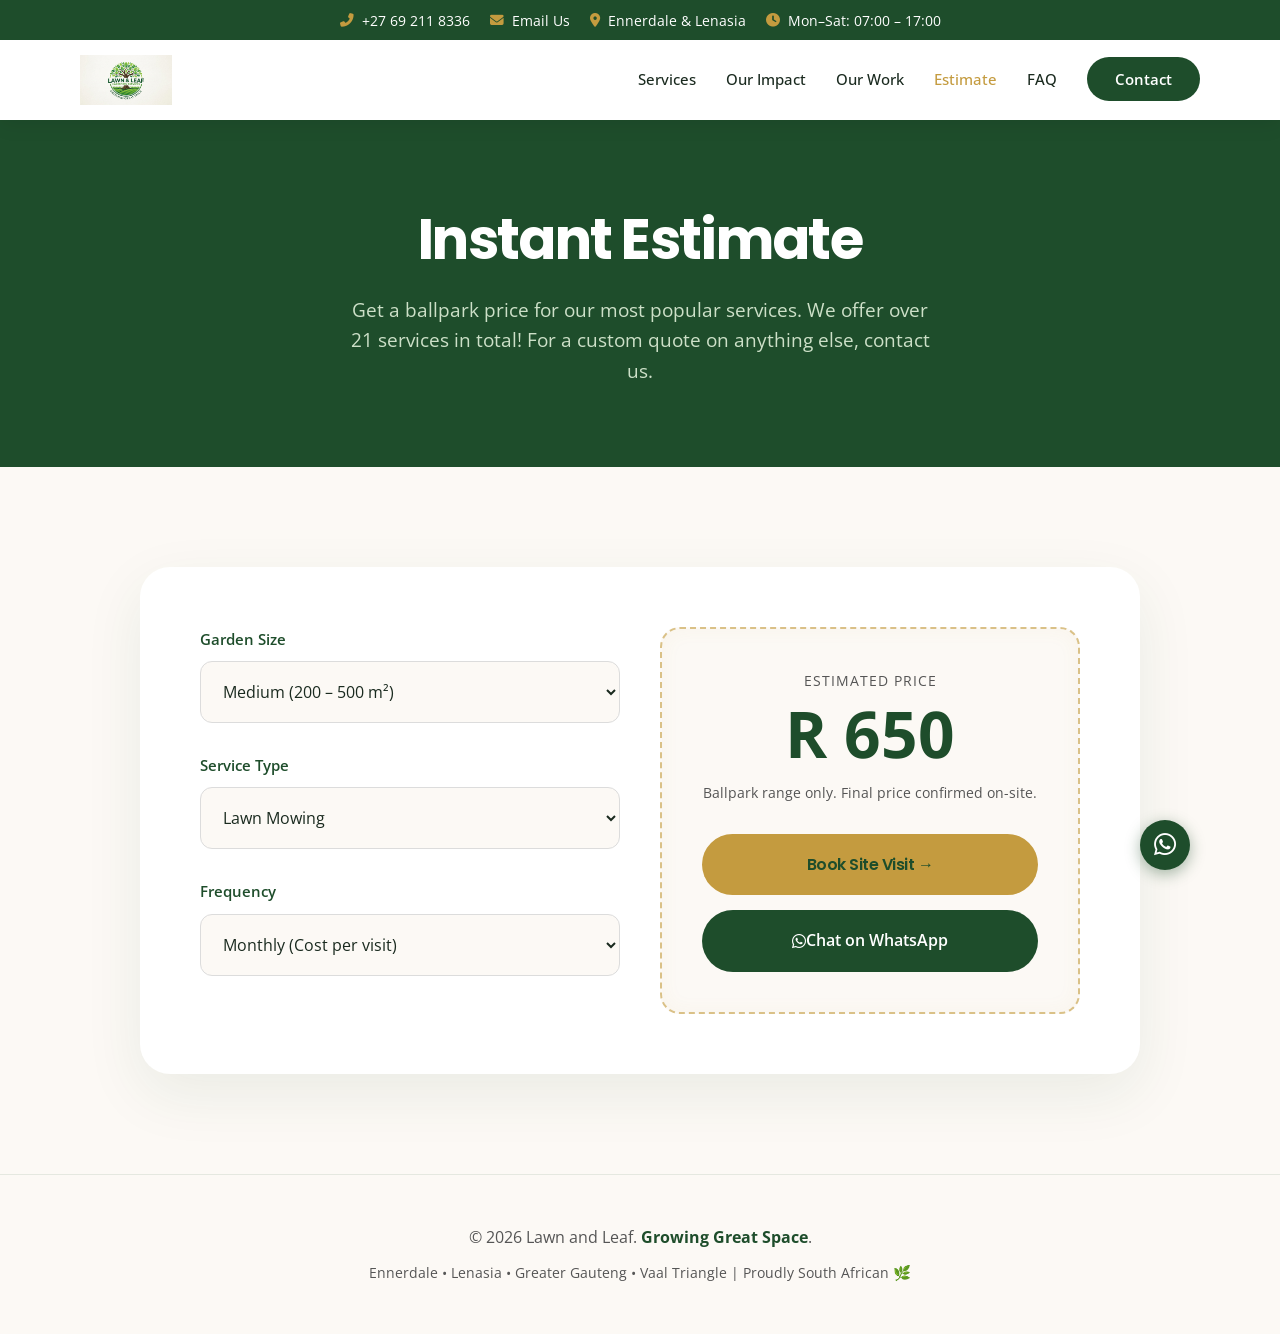
<file: calculator.html>
<!DOCTYPE html>
<html lang="en">
<head>
    <meta charset="UTF-8" />
    <meta name="viewport" content="width=device-width, initial-scale=1.0" />
    <title>Estimate | Lawn and Leaf</title>
    <link rel="preconnect" href="https://fonts.googleapis.com">
    <link rel="preconnect" href="https://fonts.gstatic.com" crossorigin>
    <link href="https://fonts.googleapis.com/css2?family=Open+Sans:wght@400;600&family=Poppins:wght@400;500;600;700&display=swap" rel="stylesheet">
    <link rel="stylesheet" href="https://cdnjs.cloudflare.com/ajax/libs/font-awesome/6.4.0/css/all.min.css" />
    <link rel="stylesheet" href="style.css" />
</head>
<body>
    <div id="toast"></div>

    <header class="site-header">
        <div class="top-info-bar">
            <a href="tel:+27692118336"><i class="fas fa-phone-alt"></i> +27 69 211 8336</a>
            <a href="mailto:lawnandleafgardeningservices@gmail.com"><i class="fas fa-envelope"></i> Email Us</a>
            <span><i class="fas fa-map-marker-alt"></i> Ennerdale & Lenasia</span>
            <span><i class="fas fa-clock"></i> Mon–Sat: 07:00 – 17:00</span>
        </div>
        <div class="navbar-wrapper">
            <div class="nav-container">
                <div class="logo">
                    <a href="index.html"><img src="images/logo.png" alt="Lawn and Leaf Logo" class="header-logo" /></a>
                </div>
                <nav id="navbar">
                    <ul>
                        <li><a href="services.html">Services</a></li>
                        <li><a href="impact.html">Our Impact</a></li>
                        <li><a href="gallery.html">Our Work</a></li>
                        <li><a href="calculator.html" class="active">Estimate</a></li>
                        <li><a href="faq.html">FAQ</a></li>
                        <li><a href="contact.html" class="nav-cta">Contact</a></li>
                    </ul>
                </nav>
                <div class="menu-toggle" id="mobile-menu"><i class="fas fa-bars"></i></div>
            </div>
        </div>
    </header>

    <div class="page-header">
        <div class="container">
            <h1>Instant Estimate</h1>
            <p>Get a ballpark price for our most popular services. We offer over 21 services in total! For a custom quote on anything else, contact us.</p>
        </div>
    </div>

    <section id="calculator" class="section-padding">
        <div class="container">
            <div class="calculator-wrapper fade-in">
                <div class="calc-form">
                    <div class="form-group">
                        <label for="calc-size">Garden Size</label>
                        <select id="calc-size">
                            <option value="350">Small (under 200 m²)</option>
                            <option value="650" selected>Medium (200 – 500 m²)</option>
                            <option value="1100">Large (500 – 1000 m²)</option>
                            <option value="1800">Estate / Commercial (1000+ m²)</option>
                        </select>
                    </div>
                    <div class="form-group">
                        <label for="calc-service">Service Type</label>
                        <select id="calc-service">
                            <option value="1">Lawn Mowing</option>
                            <option value="1.4">Hedge Trimming</option>
                            <option value="1.6">Tree Felling</option>
                            <option value="2.2">Garden Design</option>
                            <option value="1.8">Irrigation</option>
                            <option value="2.0">Sod / Turf</option>
                            <option value="1.6">Rubble Removal</option>
                            <option value="1.7">Site Clearance</option>
                        </select>
                    </div>
                    <div class="form-group">
                        <label for="calc-frequency">Frequency</label>
                        <select id="calc-frequency">
                            <option value="1.3">Once-off</option>
                            <option value="1.0" selected>Monthly (Cost per visit)</option>
                            <option value="0.85">Weekly (Cost per visit)</option>
                        </select>
                    </div>
                </div>

                <div class="calc-result">
                    <p class="calc-label">Estimated Price</p>
                    <p class="calc-price">R <span id="calc-output">845</span></p>
                    <p class="calc-note">Ballpark range only. Final price confirmed on-site.</p>
                    <a href="contact.html" class="btn-primary">Book Site Visit →</a>
                    <a href="https://wa.me/27692118336?text=Hi%20Lawn%20and%20Leaf%2C%20I%27d%20like%20a%20quote" target="_blank" class="btn-whatsapp-inline">
                        <i class="fab fa-whatsapp"></i> Chat on WhatsApp
                    </a>
                </div>
            </div>
        </div>
    </section>

    <footer>
        <div class="container">
            <p>&copy; <span id="current-year">2026</span> Lawn and Leaf. <strong>Growing Great Space</strong>.</p>
            <p class="footer-small">Ennerdale • Lenasia • Greater Gauteng • Vaal Triangle | Proudly South African 🌿</p>
        </div>
    </footer>

    <button id="back-to-top"><i class="fas fa-chevron-up"></i></button>
    <a href="https://wa.me/27692118336" target="_blank" class="whatsapp-float"><i class="fab fa-whatsapp"></i></a>
    
    <script src="script.js"></script>
</body>
</html>
</file>
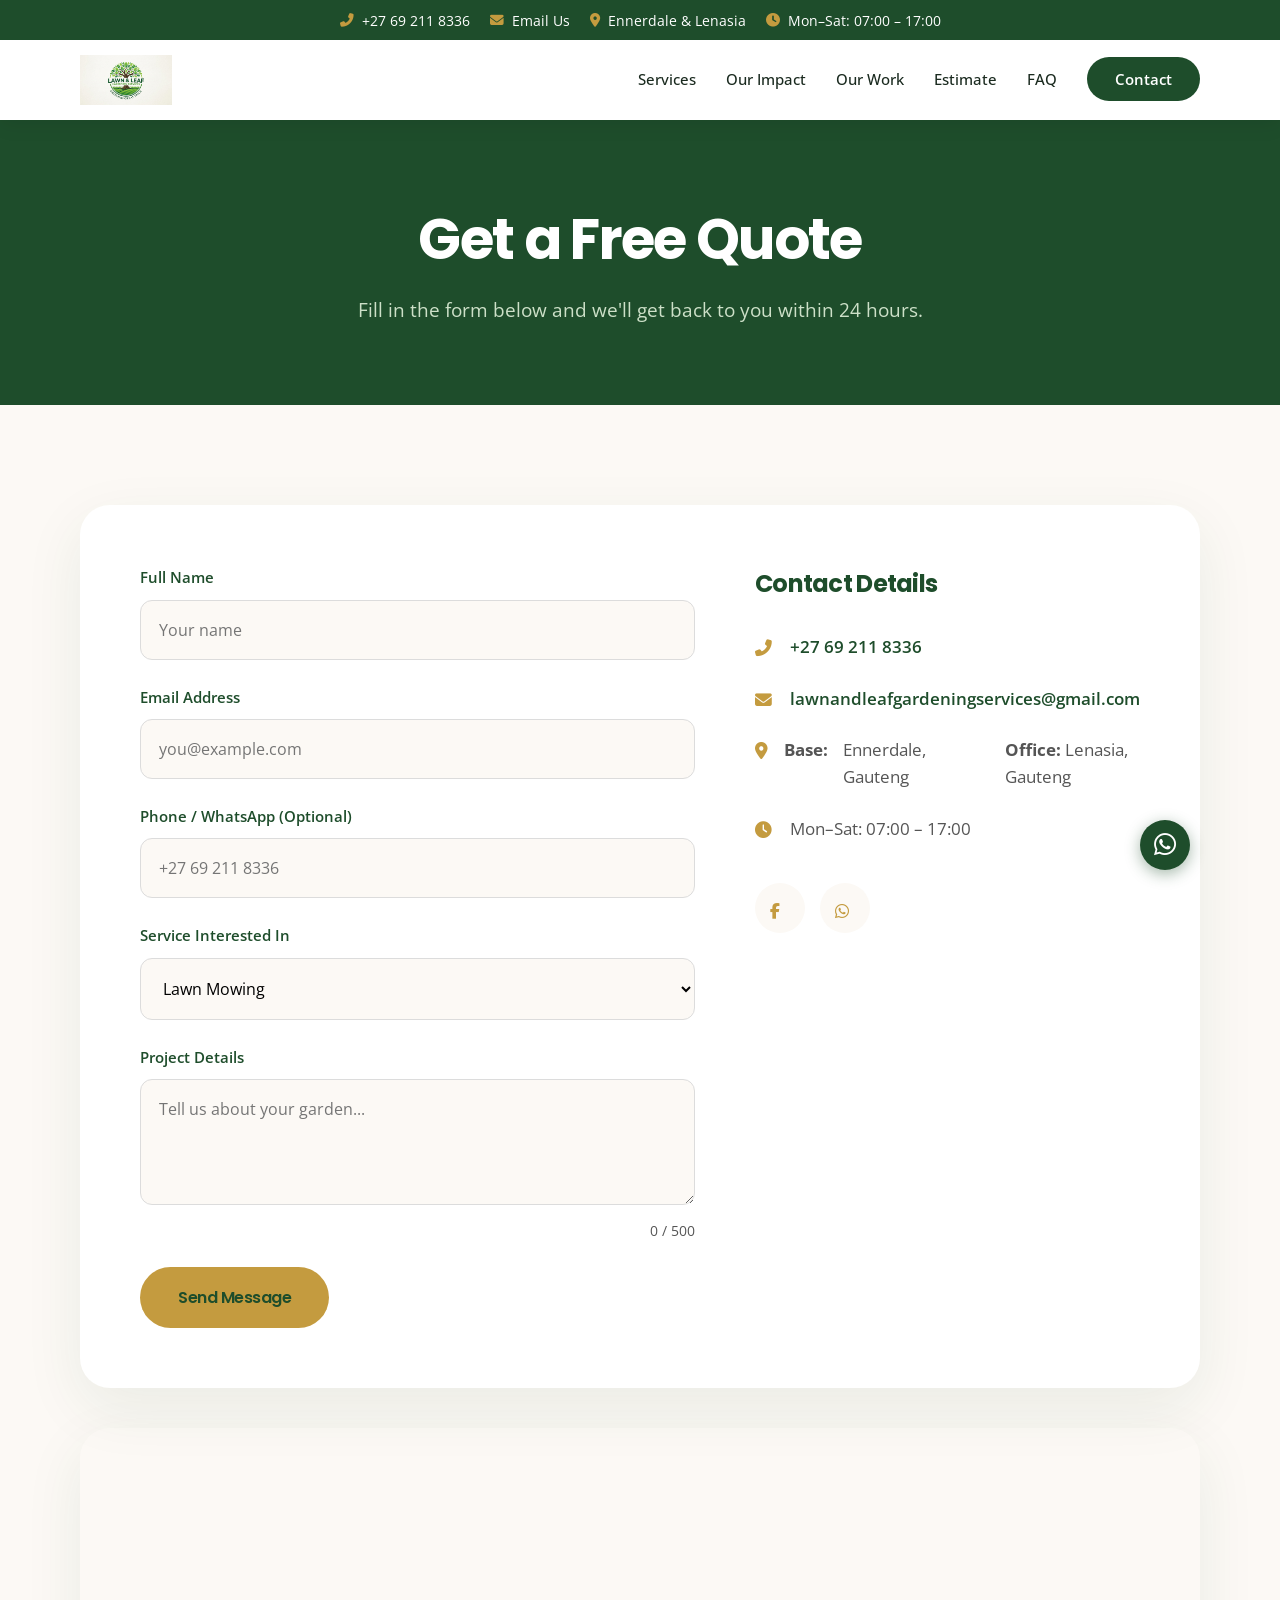
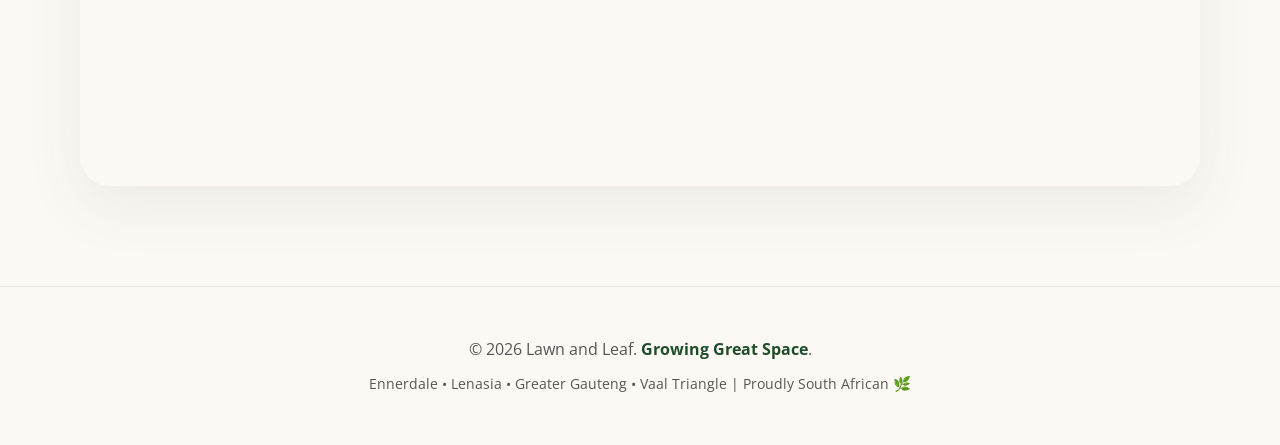
<file: contact.html>
<!DOCTYPE html>
<html lang="en">
<head>
    <meta charset="UTF-8" />
    <meta name="viewport" content="width=device-width, initial-scale=1.0" />
    <title>Contact Us | Lawn and Leaf</title>
    <link rel="preconnect" href="https://fonts.googleapis.com">
    <link rel="preconnect" href="https://fonts.gstatic.com" crossorigin>
    <link href="https://fonts.googleapis.com/css2?family=Open+Sans:wght@400;600&family=Poppins:wght@400;500;600;700&display=swap" rel="stylesheet">
    <link rel="stylesheet" href="https://cdnjs.cloudflare.com/ajax/libs/font-awesome/6.4.0/css/all.min.css" />
    <link rel="stylesheet" href="style.css" />
</head>
<body>
    <div id="toast"></div>

    <header class="site-header">
        <div class="top-info-bar">
            <a href="tel:+27692118336"><i class="fas fa-phone-alt"></i> +27 69 211 8336</a>
            <a href="mailto:lawnandleafgardeningservices@gmail.com"><i class="fas fa-envelope"></i> Email Us</a>
            <span><i class="fas fa-map-marker-alt"></i> Ennerdale & Lenasia</span>
            <span><i class="fas fa-clock"></i> Mon–Sat: 07:00 – 17:00</span>
        </div>
        <div class="navbar-wrapper">
            <div class="nav-container">
                <div class="logo">
                    <a href="index.html"><img src="images/logo.png" alt="Lawn and Leaf Logo" class="header-logo" /></a>
                </div>
                <nav id="navbar">
                    <ul>
                        <li><a href="services.html">Services</a></li>
                        <li><a href="impact.html">Our Impact</a></li>
                        <li><a href="gallery.html">Our Work</a></li>
                        <li><a href="calculator.html">Estimate</a></li>
                        <li><a href="faq.html">FAQ</a></li>
                        <li><a href="contact.html" class="nav-cta active">Contact</a></li>
                    </ul>
                </nav>
                <div class="menu-toggle" id="mobile-menu"><i class="fas fa-bars"></i></div>
            </div>
        </div>
    </header>

    <div class="page-header">
        <div class="container">
            <h1>Get a Free Quote</h1>
            <p>Fill in the form below and we'll get back to you within 24 hours.</p>
        </div>
    </div>

    <section id="contact" class="section-padding">
        <div class="container">
            <div class="contact-wrapper fade-in">
                <form id="contact-form" action="https://api.web3forms.com/submit" method="POST">
                    <input type="hidden" name="access_key" value="36a8b298-edb2-4e28-834c-63ffa23e8ec4">

                    <div class="form-group">
                        <label for="name">Full Name</label>
                        <input type="text" id="name" name="name" placeholder="Your name" required />
                    </div>
                    <div class="form-group">
                        <label for="email">Email Address</label>
                        <input type="email" id="email" name="email" placeholder="you@example.com" required />
                    </div>
                    <div class="form-group">
                        <label for="phone">Phone / WhatsApp (Optional)</label>
                        <input type="tel" id="phone" name="phone" placeholder="+27 69 211 8336" />
                    </div>
                    <div class="form-group">
                        <label for="service">Service Interested In</label>
                        <select id="service" name="service">
                            <option>Lawn Mowing</option>
                            <option>Hedge Trimming</option>
                            <option>Tree Felling</option>
                            <option>Garden Design</option>
                            <option>Irrigation</option>
                            <option>Sod / Turf</option>
                            <option>Rubble Removal</option>
                            <option>Site Clearance</option>
                            <option>Community / Volunteer Project</option>
                            <option>Other (See our full list of 21+ services)</option>
                        </select>
                    </div>
                    <div class="form-group">
                        <label for="message">Project Details</label>
                        <textarea id="message" name="message" rows="4" placeholder="Tell us about your garden..." maxlength="500"></textarea>
                        <small id="char-count">0 / 500</small>
                    </div>
                    <input type="text" name="_gotcha" style="display:none" />
                    <div class="h-captcha" data-captcha="true"></div>
                    <button type="submit" class="btn-primary">Send Message</button>
                </form>

                <div class="contact-info">
                    <h3>Contact Details</h3>
                    <p><i class="fas fa-phone-alt"></i> <a href="tel:+27692118336">+27 69 211 8336</a></p>
                    <p><i class="fas fa-envelope"></i> <a href="mailto:lawnandleafgardeningservices@gmail.com">lawnandleafgardeningservices@gmail.com</a></p>
                    <p><i class="fas fa-map-marker-alt"></i> <strong>Base:</strong> Ennerdale, Gauteng <br>
                       <span style="padding-left:40px;"><strong>Office:</strong> Lenasia, Gauteng</span></p>
                    <p><i class="fas fa-clock"></i> Mon–Sat: 07:00 – 17:00</p>

                    <div class="social-links">
                        <a href="https://www.facebook.com/GandMgardeningservices" aria-label="Facebook" target="_blank" rel="noopener noreferrer">
                            <i class="fab fa-facebook-f"></i>
                        </a>
                        <a href="https://wa.me/27692118336" target="_blank" aria-label="WhatsApp"><i class="fab fa-whatsapp"></i></a>
                    </div>
                </div>
            </div>

            <div class="map-wrapper fade-in">
                <iframe
                    src="https://www.google.com/maps/embed?pb=!1m18!1m12!1m3!1d14319.885542353534!2d27.8255!3d-26.3255!2m3!1f0!2f0!3f0!3m2!1i1024!2i768!4f13.1!3m3!1m2!1s0x1e95a0f3b6c1a4d7%3A0x9d2c5d77f2a24f1!2sLenasia%2C%20Gauteng!5e0!3m2!1sen!2sza!4v1700000000000!5m2!1sen!2sza"
                    width="100%" height="350" style="border:0;" allowfullscreen="" loading="lazy"
                    referrerpolicy="no-referrer-when-downgrade">
                </iframe>
            </div>
        </div>
    </section>

    <footer>
        <div class="container">
            <p>&copy; <span id="current-year">2026</span> Lawn and Leaf. <strong>Growing Great Space</strong>.</p>
            <p class="footer-small">Ennerdale • Lenasia • Greater Gauteng • Vaal Triangle | Proudly South African 🌿</p>
        </div>
    </footer>

    <button id="back-to-top"><i class="fas fa-chevron-up"></i></button>
    <a href="https://wa.me/27692118336" target="_blank" class="whatsapp-float"><i class="fab fa-whatsapp"></i></a>
    
    <script src="script.js"></script>
</body>
</html>
</file>
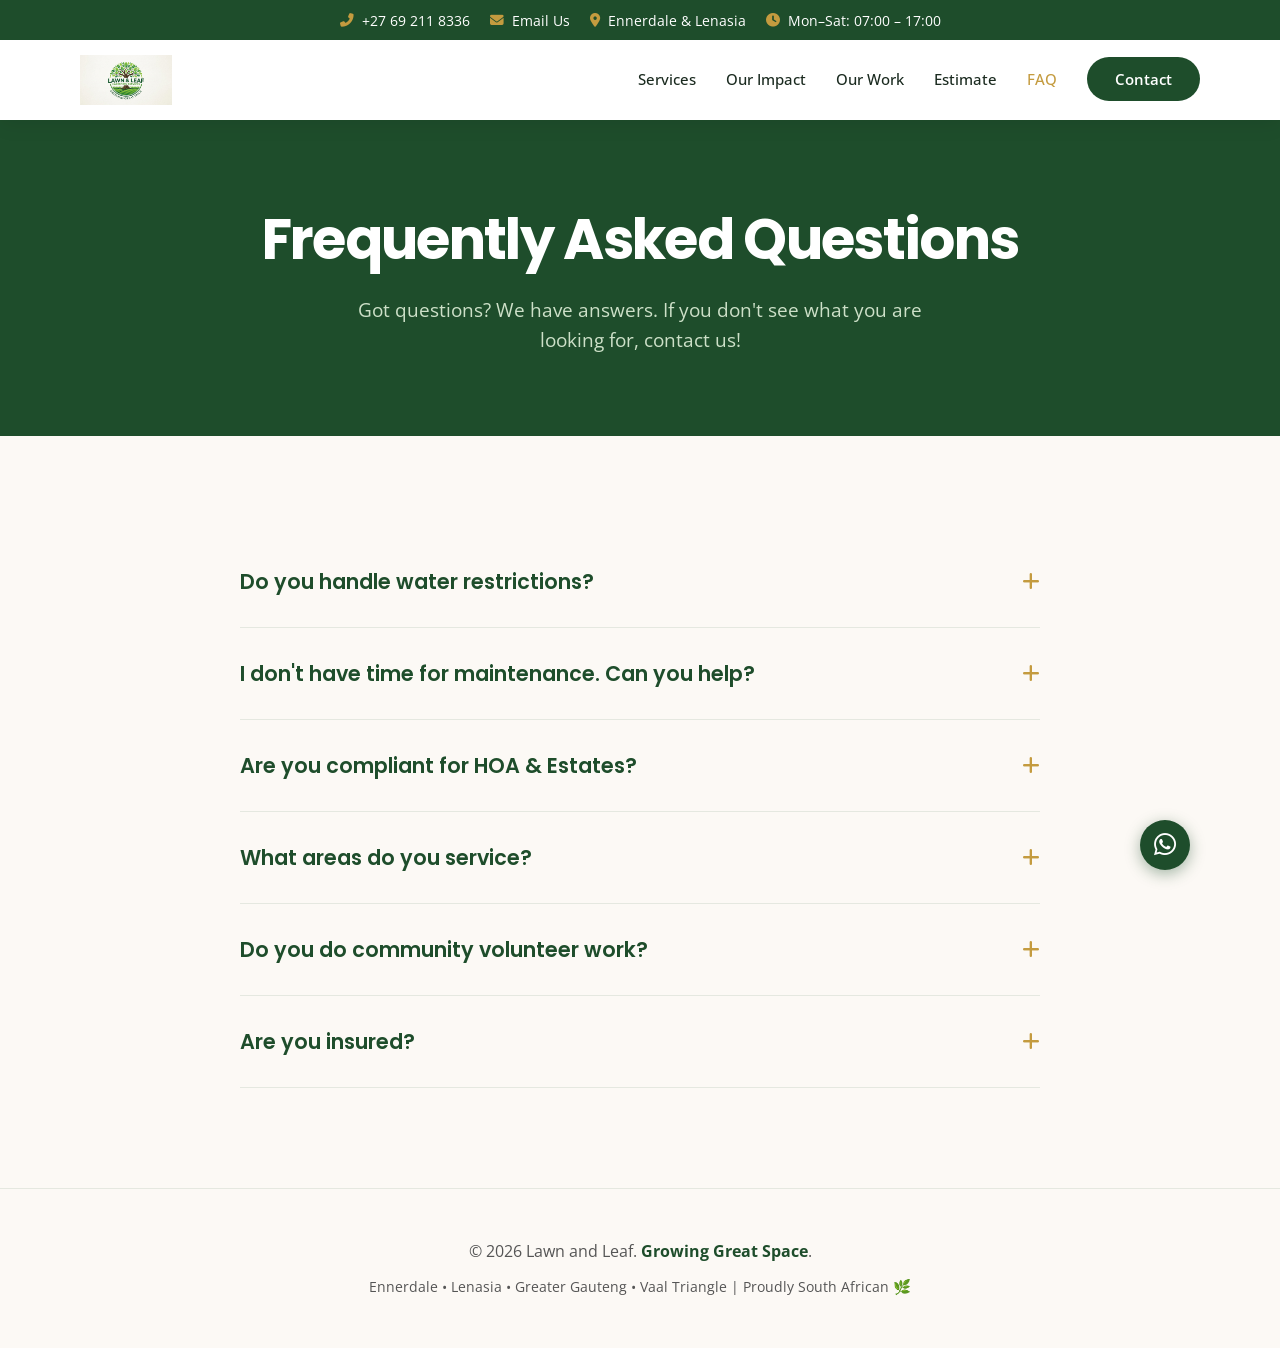
<file: faq.html>
<!DOCTYPE html>
<html lang="en">
<head>
    <meta charset="UTF-8" />
    <meta name="viewport" content="width=device-width, initial-scale=1.0" />
    <title>FAQ | Lawn and Leaf</title>
    <link rel="preconnect" href="https://fonts.googleapis.com">
    <link rel="preconnect" href="https://fonts.gstatic.com" crossorigin>
    <link href="https://fonts.googleapis.com/css2?family=Open+Sans:wght@400;600&family=Poppins:wght@400;500;600;700&display=swap" rel="stylesheet">
    <link rel="stylesheet" href="https://cdnjs.cloudflare.com/ajax/libs/font-awesome/6.4.0/css/all.min.css" />
    <link rel="stylesheet" href="style.css" />
</head>
<body>
    <div id="toast"></div>

    <header class="site-header">
        <div class="top-info-bar">
            <a href="tel:+27692118336"><i class="fas fa-phone-alt"></i> +27 69 211 8336</a>
            <a href="mailto:lawnandleafgardeningservices@gmail.com"><i class="fas fa-envelope"></i> Email Us</a>
            <span><i class="fas fa-map-marker-alt"></i> Ennerdale & Lenasia</span>
            <span><i class="fas fa-clock"></i> Mon–Sat: 07:00 – 17:00</span>
        </div>
        <div class="navbar-wrapper">
            <div class="nav-container">
                <div class="logo">
                    <a href="index.html"><img src="images/logo.png" alt="Lawn and Leaf Logo" class="header-logo" /></a>
                </div>
                <nav id="navbar">
                    <ul>
                        <li><a href="services.html">Services</a></li>
                        <li><a href="impact.html">Our Impact</a></li>
                        <li><a href="gallery.html">Our Work</a></li>
                        <li><a href="calculator.html">Estimate</a></li>
                        <li><a href="faq.html" class="active">FAQ</a></li>
                        <li><a href="contact.html" class="nav-cta">Contact</a></li>
                    </ul>
                </nav>
                <div class="menu-toggle" id="mobile-menu"><i class="fas fa-bars"></i></div>
            </div>
        </div>
    </header>

    <div class="page-header">
        <div class="container">
            <h1>Frequently Asked Questions</h1>
            <p>Got questions? We have answers. If you don't see what you are looking for, contact us!</p>
        </div>
    </div>

    <section id="faq" class="section-padding">
        <div class="container">
            <div class="faq-list">
                <div class="faq-item fade-in">
                    <button class="faq-question">Do you handle water restrictions? <i class="fas fa-plus"></i></button>
                    <div class="faq-answer"><p>Yes. Municipal water restrictions make it hard to maintain a garden. We use water-wise design, drip irrigation, boreholes, and mulch layering to ensure your garden thrives on minimal water.</p></div>
                </div>
                <div class="faq-item fade-in">
                    <button class="faq-question">I don't have time for maintenance. Can you help? <i class="fas fa-plus"></i></button>
                    <div class="faq-answer"><p>Absolutely. We offer affordable monthly and weekly maintenance plans. We handle the mowing, pruning, and weeding so you can focus on what matters.</p></div>
                </div>
                <div class="faq-item fade-in">
                    <button class="faq-question">Are you compliant for HOA & Estates? <i class="fas fa-plus"></i></button>
                    <div class="faq-answer"><p>Yes. We provide reliable commercial contracts for estates and HOAs, ensuring safety compliance and reporting to keep your community beautiful and fine-free.</p></div>
                </div>
                <div class="faq-item fade-in">
                    <button class="faq-question">What areas do you service? <i class="fas fa-plus"></i></button>
                    <div class="faq-answer"><p>We're based in <strong>Ennerdale</strong> with an office in <strong>Lenasia</strong>, serving the entire Greater Gauteng region — including Johannesburg South, Soweto, Sedibeng, the <strong>Vaal Triangle</strong>, and surrounding areas.</p></div>
                </div>
                <div class="faq-item fade-in">
                    <button class="faq-question">Do you do community volunteer work? <i class="fas fa-plus"></i></button>
                    <div class="faq-answer"><p>Yes! We regularly volunteer our time for free garden clean-ups at churches, schools, and community centres. If you have a community project you'd like our help with, <a href="contact.html">get in touch</a>.</p></div>
                </div>
                <div class="faq-item fade-in">
                    <button class="faq-question">Are you insured? <i class="fas fa-plus"></i></button>
                    <div class="faq-answer"><p>Yes, Lawn and Leaf is fully insured and licensed. We also comply with all South African labor laws and safety regulations.</p></div>
                </div>
            </div>
        </div>
    </section>

    <footer>
        <div class="container">
            <p>&copy; <span id="current-year">2026</span> Lawn and Leaf. <strong>Growing Great Space</strong>.</p>
            <p class="footer-small">Ennerdale • Lenasia • Greater Gauteng • Vaal Triangle | Proudly South African 🌿</p>
        </div>
    </footer>

    <button id="back-to-top"><i class="fas fa-chevron-up"></i></button>
    <a href="https://wa.me/27692118336" target="_blank" class="whatsapp-float"><i class="fab fa-whatsapp"></i></a>
    
    <script src="script.js"></script>
</body>
</html>
</file>
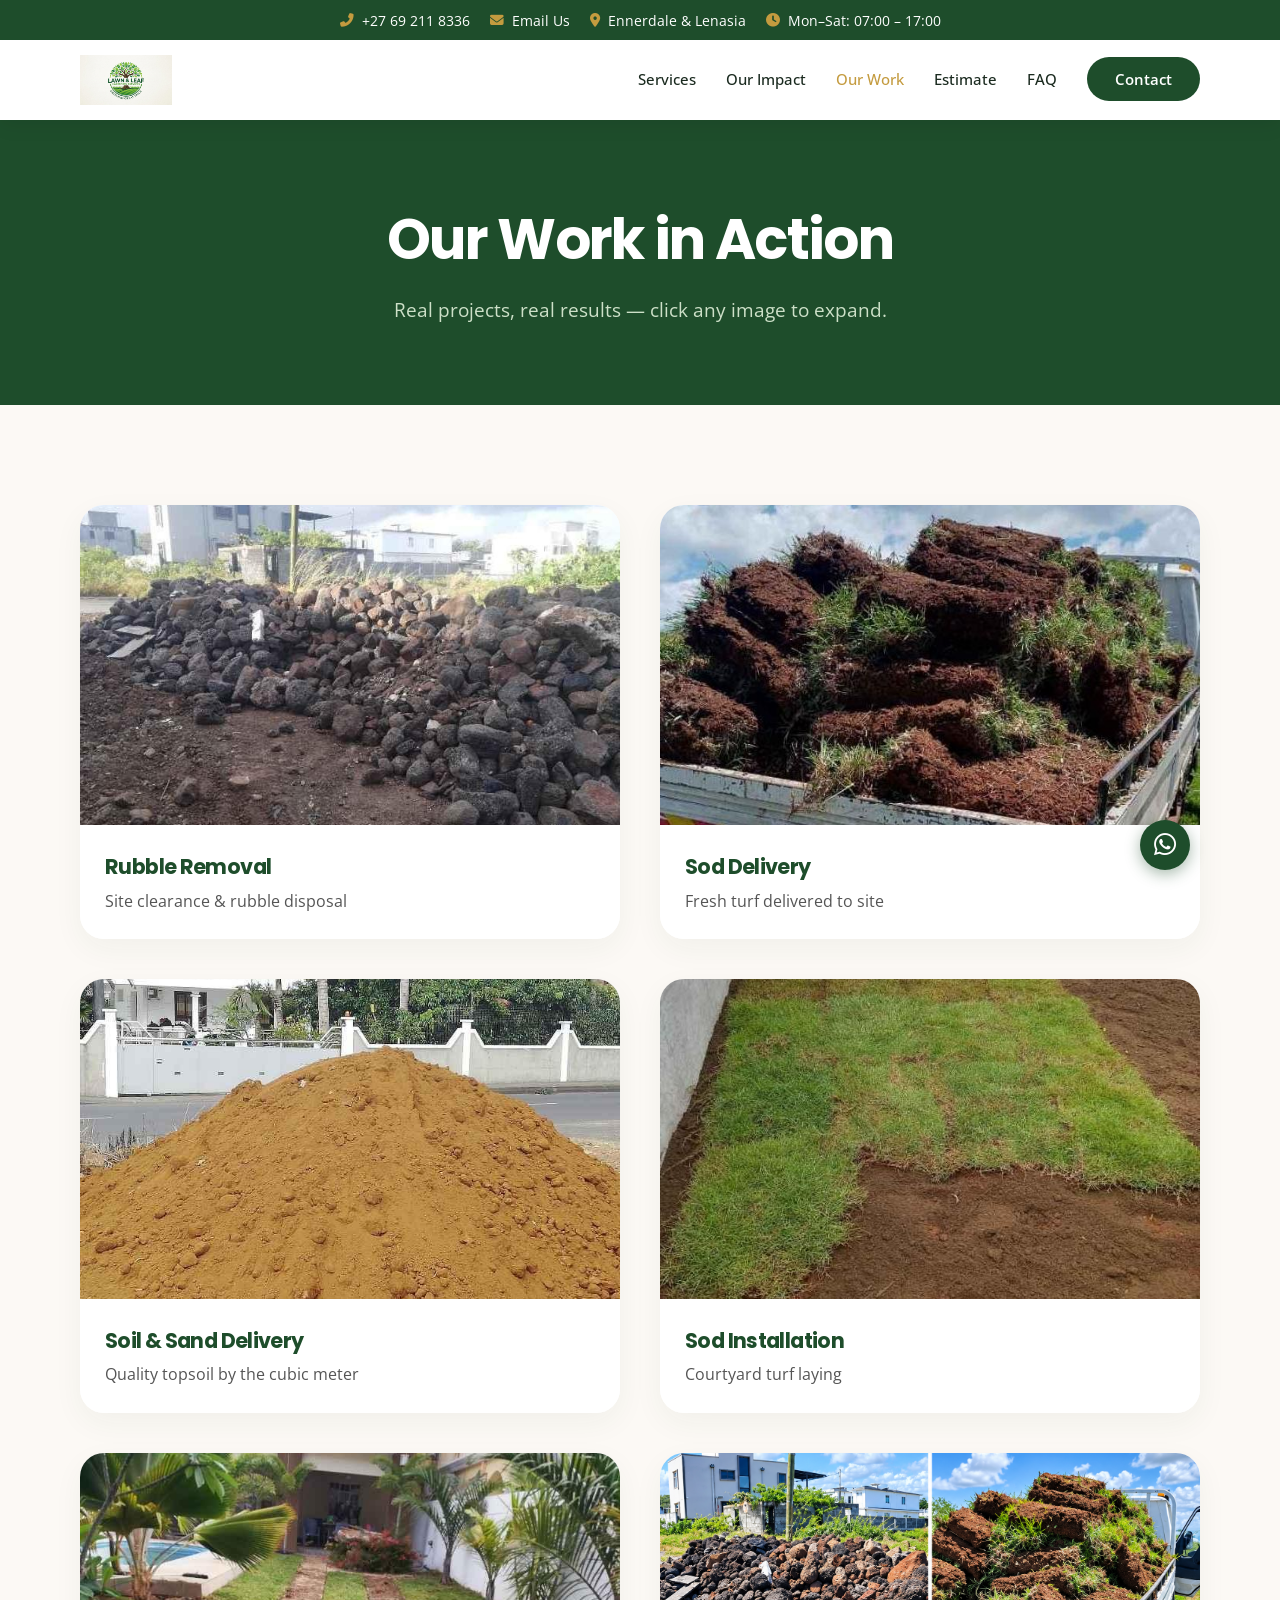
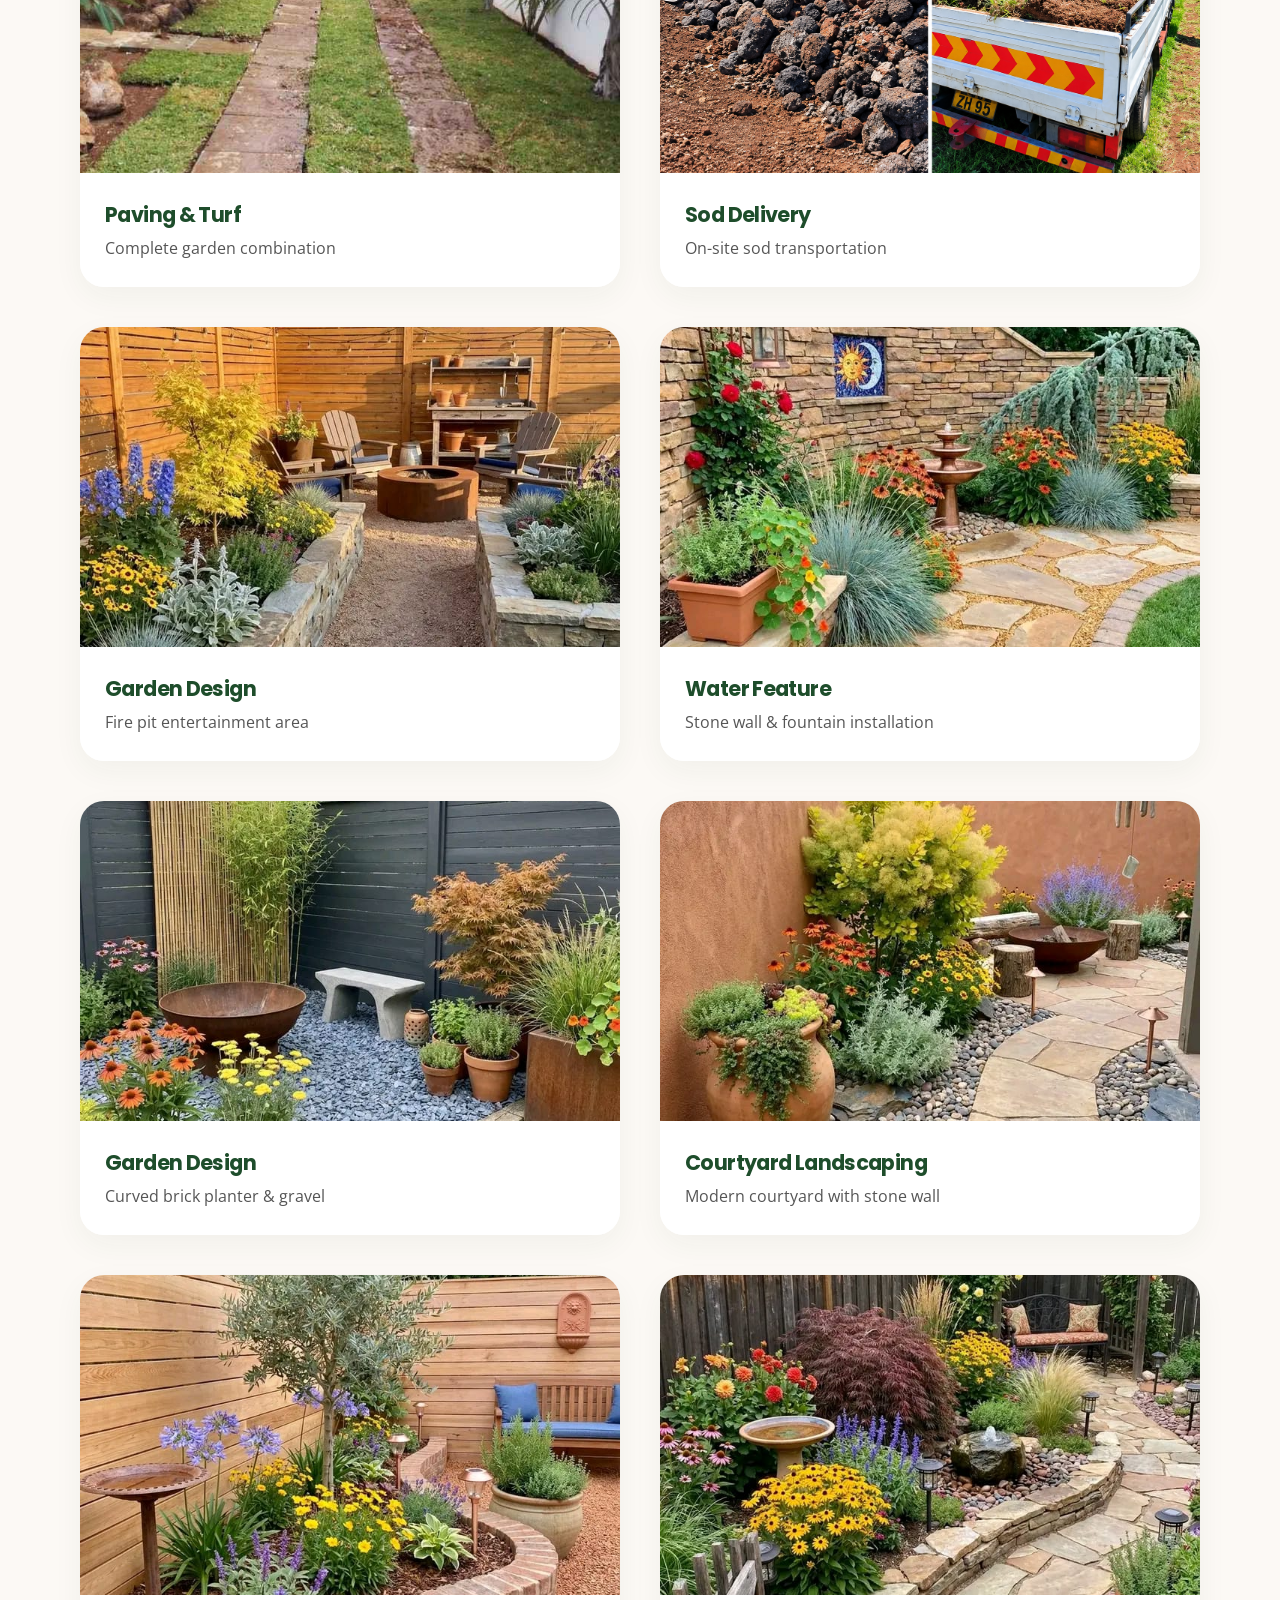
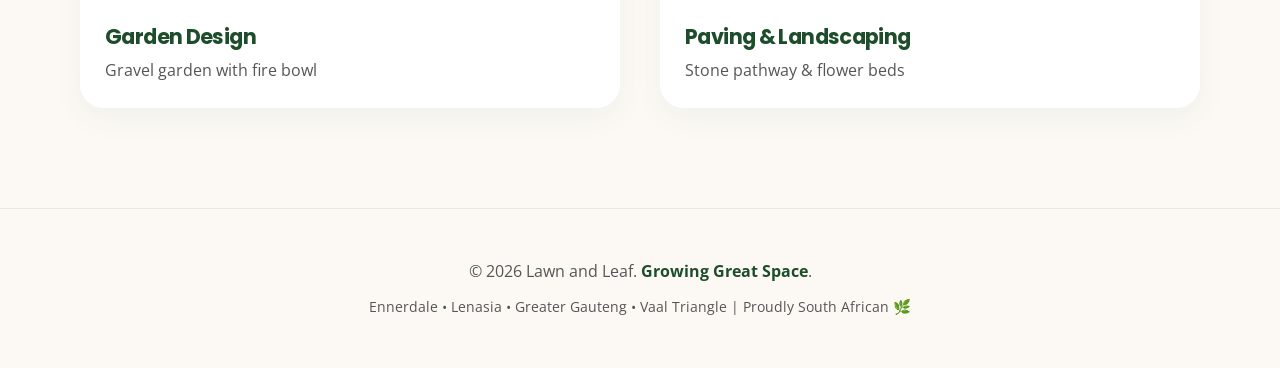
<file: gallery.html>
<!DOCTYPE html>
<html lang="en">
<head>
    <meta charset="UTF-8" />
    <meta name="viewport" content="width=device-width, initial-scale=1.0" />
    <title>Our Work | Lawn and Leaf</title>
    <link rel="preconnect" href="https://fonts.googleapis.com">
    <link rel="preconnect" href="https://fonts.gstatic.com" crossorigin>
    <link href="https://fonts.googleapis.com/css2?family=Open+Sans:wght@400;600&family=Poppins:wght@400;500;600;700&display=swap" rel="stylesheet">
    <link rel="stylesheet" href="https://cdnjs.cloudflare.com/ajax/libs/font-awesome/6.4.0/css/all.min.css" />
    <link rel="stylesheet" href="style.css" />
</head>
<body>
    <div id="toast"></div>

    <header class="site-header">
        <div class="top-info-bar">
            <a href="tel:+27692118336"><i class="fas fa-phone-alt"></i> +27 69 211 8336</a>
            <a href="mailto:lawnandleafgardeningservices@gmail.com"><i class="fas fa-envelope"></i> Email Us</a>
            <span><i class="fas fa-map-marker-alt"></i> Ennerdale & Lenasia</span>
            <span><i class="fas fa-clock"></i> Mon–Sat: 07:00 – 17:00</span>
        </div>
        <div class="navbar-wrapper">
            <div class="nav-container">
                <div class="logo">
                    <a href="index.html"><img src="images/logo.png" alt="Lawn and Leaf Logo" class="header-logo" /></a>
                </div>
                <nav id="navbar">
                    <ul>
                        <li><a href="services.html">Services</a></li>
                        <li><a href="impact.html">Our Impact</a></li>
                        <li><a href="gallery.html" class="active">Our Work</a></li>
                        <li><a href="calculator.html">Estimate</a></li>
                        <li><a href="faq.html">FAQ</a></li>
                        <li><a href="contact.html" class="nav-cta">Contact</a></li>
                    </ul>
                </nav>
                <div class="menu-toggle" id="mobile-menu"><i class="fas fa-bars"></i></div>
            </div>
        </div>
    </header>

    <div class="page-header">
        <div class="container">
            <h1>Our Work in Action</h1>
            <p>Real projects, real results — click any image to expand.</p>
        </div>
    </div>

    <section id="gallery" class="section-padding">
        <div class="container">
            <div class="portfolio-grid">
                <div class="portfolio-item fade-in"><a href="images/rubble-removal.jpg" target="_blank"><img src="images/rubble-removal.jpg" alt="Rubble Removal" loading="lazy" /></a><div class="portfolio-caption"><h3>Rubble Removal</h3><p>Site clearance & rubble disposal</p></div></div>
                <div class="portfolio-item fade-in"><a href="images/sod-delivery.jpg" target="_blank"><img src="images/sod-delivery.jpg" alt="Sod Delivery" loading="lazy" /></a><div class="portfolio-caption"><h3>Sod Delivery</h3><p>Fresh turf delivered to site</p></div></div>
                <div class="portfolio-item fade-in"><a href="images/soil-sand.jpg" target="_blank"><img src="images/soil-sand.jpg" alt="Soil & Sand Delivery" loading="lazy" /></a><div class="portfolio-caption"><h3>Soil & Sand Delivery</h3><p>Quality topsoil by the cubic meter</p></div></div>
                <div class="portfolio-item fade-in"><a href="images/sod-installation.jpg" target="_blank"><img src="images/sod-installation.jpg" alt="Sod Installation" loading="lazy" /></a><div class="portfolio-caption"><h3>Sod Installation</h3><p>Courtyard turf laying</p></div></div>
                <div class="portfolio-item fade-in"><a href="images/paving-turf.jpg" target="_blank"><img src="images/paving-turf.jpg" alt="Paving & Turf Combo" loading="lazy" /></a><div class="portfolio-caption"><h3>Paving & Turf</h3><p>Complete garden combination</p></div></div>
                <div class="portfolio-item fade-in"><a href="images/sod-delivery-2.jpg" target="_blank"><img src="images/sod-delivery-2.jpg" alt="Sod Delivery 2" loading="lazy" /></a><div class="portfolio-caption"><h3>Sod Delivery</h3><p>On-site sod transportation</p></div></div>
                <div class="portfolio-item fade-in"><a href="images/firepit-garden.jpg" target="_blank"><img src="images/firepit-garden.jpg" alt="Fire Pit Garden" loading="lazy" /></a><div class="portfolio-caption"><h3>Garden Design</h3><p>Fire pit entertainment area</p></div></div>
                <div class="portfolio-item fade-in"><a href="images/stone-water-feature.jpg" target="_blank"><img src="images/stone-water-feature.jpg" alt="Stone Wall & Water Feature" loading="lazy" /></a><div class="portfolio-caption"><h3>Water Feature</h3><p>Stone wall & fountain installation</p></div></div>
                <div class="portfolio-item fade-in"><a href="images/curved-garden.jpg" target="_blank"><img src="images/curved-garden.jpg" alt="Curved Brick Garden" loading="lazy" /></a><div class="portfolio-caption"><h3>Garden Design</h3><p>Curved brick planter & gravel</p></div></div>
                <div class="portfolio-item fade-in"><a href="images/modern-courtyard.jpg" target="_blank"><img src="images/modern-courtyard.jpg" alt="Modern Courtyard" loading="lazy" /></a><div class="portfolio-caption"><h3>Courtyard Landscaping</h3><p>Modern courtyard with stone wall</p></div></div>
                <div class="portfolio-item fade-in"><a href="images/gravel-firebowl.jpg" target="_blank"><img src="images/gravel-firebowl.jpg" alt="Gravel Garden with Fire Bowl" loading="lazy" /></a><div class="portfolio-caption"><h3>Garden Design</h3><p>Gravel garden with fire bowl</p></div></div>
                <div class="portfolio-item fade-in"><a href="images/stone-pathway.jpg" target="_blank"><img src="images/stone-pathway.jpg" alt="Stone Pathway Garden" loading="lazy" /></a><div class="portfolio-caption"><h3>Paving & Landscaping</h3><p>Stone pathway & flower beds</p></div></div>
            </div>
        </div>
    </section>

    <footer>
        <div class="container">
            <p>&copy; <span id="current-year">2026</span> Lawn and Leaf. <strong>Growing Great Space</strong>.</p>
            <p class="footer-small">Ennerdale • Lenasia • Greater Gauteng • Vaal Triangle | Proudly South African 🌿</p>
        </div>
    </footer>

    <button id="back-to-top"><i class="fas fa-chevron-up"></i></button>
    <a href="https://wa.me/27692118336" target="_blank" class="whatsapp-float"><i class="fab fa-whatsapp"></i></a>
    
    <script src="script.js"></script>
</body>
</html>
</file>
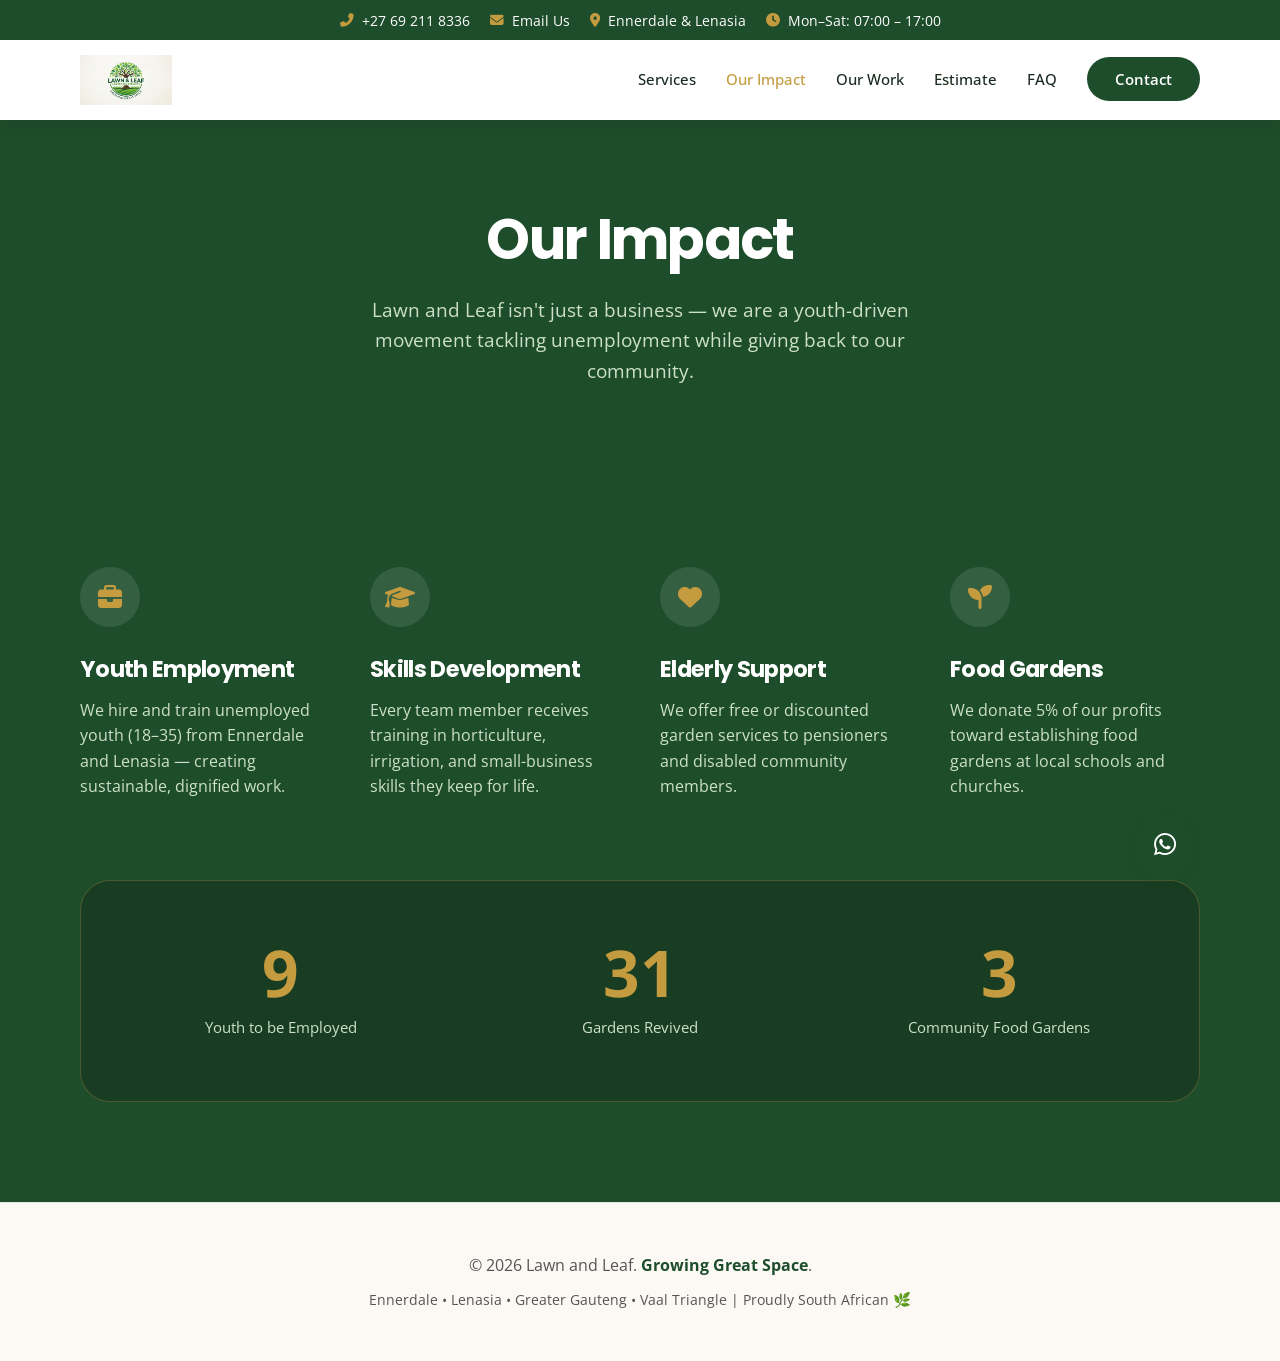
<file: impact.html>
<!DOCTYPE html>
<html lang="en">
<head>
    <meta charset="UTF-8" />
    <meta name="viewport" content="width=device-width, initial-scale=1.0" />
    <title>Our Impact | Lawn and Leaf</title>
    <link rel="preconnect" href="https://fonts.googleapis.com">
    <link rel="preconnect" href="https://fonts.gstatic.com" crossorigin>
    <link href="https://fonts.googleapis.com/css2?family=Open+Sans:wght@400;600&family=Poppins:wght@400;500;600;700&display=swap" rel="stylesheet">
    <link rel="stylesheet" href="https://cdnjs.cloudflare.com/ajax/libs/font-awesome/6.4.0/css/all.min.css" />
    <link rel="stylesheet" href="style.css" />
</head>
<body>
    <div id="toast"></div>

    <!-- HEADER -->
    <header class="site-header">
        <div class="top-info-bar">
            <a href="tel:+27692118336"><i class="fas fa-phone-alt"></i> +27 69 211 8336</a>
            <a href="mailto:lawnandleafgardeningservices@gmail.com"><i class="fas fa-envelope"></i> Email Us</a>
            <span><i class="fas fa-map-marker-alt"></i> Ennerdale & Lenasia</span>
            <span><i class="fas fa-clock"></i> Mon–Sat: 07:00 – 17:00</span>
        </div>
        <div class="navbar-wrapper">
            <div class="nav-container">
                <div class="logo">
                    <a href="index.html"><img src="images/logo.png" alt="Lawn and Leaf Logo" class="header-logo" /></a>
                </div>
                <nav id="navbar">
                    <ul>
                        <li><a href="services.html">Services</a></li>
                        <li><a href="impact.html" class="active">Our Impact</a></li>
                        <li><a href="gallery.html">Our Work</a></li>
                        <li><a href="calculator.html">Estimate</a></li>
                        <li><a href="faq.html">FAQ</a></li>
                        <li><a href="contact.html" class="nav-cta">Contact</a></li>
                    </ul>
                </nav>
                <div class="menu-toggle" id="mobile-menu"><i class="fas fa-bars"></i></div>
            </div>
        </div>
    </header>

    <!-- PAGE TITLE -->
    <div class="page-header">
        <div class="container">
            <h1>Our Impact</h1>
            <p>Lawn and Leaf isn't just a business — we are a youth-driven movement tackling unemployment while giving back to our community.</p>
        </div>
    </div>

    <!-- IMPACT CONTENT -->
    <section id="impact" class="section-padding">
        <div class="container">
            <div class="impact-grid">
                <div class="impact-card fade-in">
                    <div class="impact-icon-wrap"><i class="fas fa-briefcase"></i></div>
                    <h3>Youth Employment</h3>
                    <p>We hire and train unemployed youth (18–35) from Ennerdale and Lenasia — creating sustainable, dignified work.</p>
                </div>
                <div class="impact-card fade-in">
                    <div class="impact-icon-wrap"><i class="fas fa-graduation-cap"></i></div>
                    <h3>Skills Development</h3>
                    <p>Every team member receives training in horticulture, irrigation, and small-business skills they keep for life.</p>
                </div>
                <div class="impact-card fade-in">
                    <div class="impact-icon-wrap"><i class="fas fa-heart"></i></div>
                    <h3>Elderly Support</h3>
                    <p>We offer free or discounted garden services to pensioners and disabled community members.</p>
                </div>
                <div class="impact-card fade-in">
                    <div class="impact-icon-wrap"><i class="fas fa-seedling"></i></div>
                    <h3>Food Gardens</h3>
                    <p>We donate 5% of our profits toward establishing food gardens at local schools and churches.</p>
                </div>
            </div>

            <div class="impact-impact-bar fade-in" style="margin-top: 60px;">
                <div class="impact-stat">
                    <span class="impact-number" data-target="15">0</span>
                    <span class="impact-label">Youth to be Employed</span>
                </div>
                <div class="impact-stat">
                    <span class="impact-number" data-target="50">0</span>
                    <span class="impact-label">Gardens Revived</span>
                </div>
                <div class="impact-stat">
                    <span class="impact-number" data-target="5">0</span>
                    <span class="impact-label">Community Food Gardens</span>
                </div>
            </div>
        </div>
    </section>

    <!-- FOOTER -->
    <footer>
        <div class="container">
            <p>&copy; <span id="current-year">2026</span> Lawn and Leaf. <strong>Growing Great Space</strong>.</p>
            <p class="footer-small">Ennerdale • Lenasia • Greater Gauteng • Vaal Triangle | Proudly South African 🌿</p>
        </div>
    </footer>

    <button id="back-to-top"><i class="fas fa-chevron-up"></i></button>
    <a href="https://wa.me/27692118336" target="_blank" class="whatsapp-float"><i class="fab fa-whatsapp"></i></a>
    
    <script src="script.js"></script>
</body>
</html>
</file>
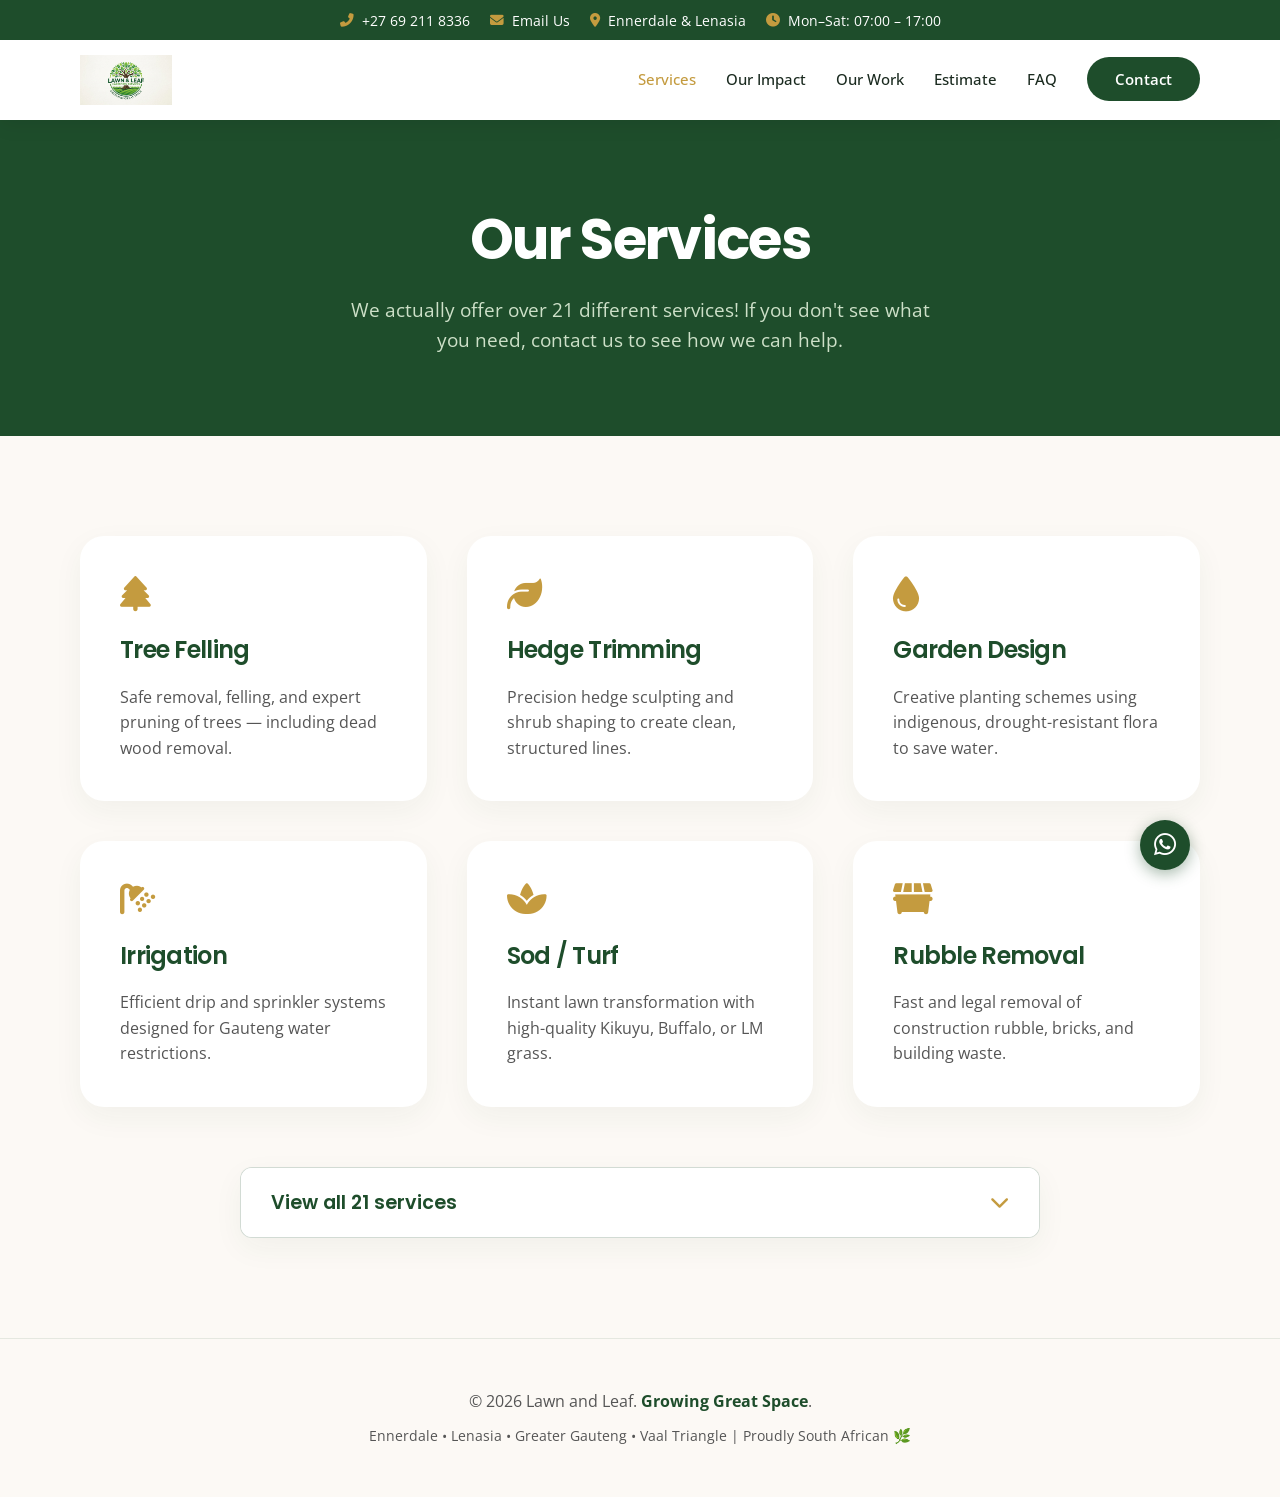
<file: services.html>
<!DOCTYPE html>
<html lang="en">
<head>
    <meta charset="UTF-8" />
    <meta name="viewport" content="width=device-width, initial-scale=1.0" />
    <title>Our Services | Lawn and Leaf</title>
    <link rel="preconnect" href="https://fonts.googleapis.com">
    <link rel="preconnect" href="https://fonts.gstatic.com" crossorigin>
    <link href="https://fonts.googleapis.com/css2?family=Open+Sans:wght@400;600&family=Poppins:wght@400;500;600;700&display=swap" rel="stylesheet">
    <link rel="stylesheet" href="https://cdnjs.cloudflare.com/ajax/libs/font-awesome/6.4.0/css/all.min.css" />
    <link rel="stylesheet" href="style.css" />
</head>
<body>
    <div id="toast"></div>

    <header class="site-header">
        <div class="top-info-bar">
            <a href="tel:+27692118336"><i class="fas fa-phone-alt"></i> +27 69 211 8336</a>
            <a href="mailto:lawnandleafgardeningservices@gmail.com"><i class="fas fa-envelope"></i> Email Us</a>
            <span><i class="fas fa-map-marker-alt"></i> Ennerdale & Lenasia</span>
            <span><i class="fas fa-clock"></i> Mon–Sat: 07:00 – 17:00</span>
        </div>
        <div class="navbar-wrapper">
            <div class="nav-container">
                <div class="logo">
                    <a href="index.html"><img src="images/logo.png" alt="Lawn and Leaf Logo" class="header-logo" /></a>
                </div>
                <nav id="navbar">
                    <ul>
                        <li><a href="services.html" class="active">Services</a></li>
                        <li><a href="impact.html">Our Impact</a></li>
                        <li><a href="gallery.html">Our Work</a></li>
                        <li><a href="calculator.html">Estimate</a></li>
                        <li><a href="faq.html">FAQ</a></li>
                        <li><a href="contact.html" class="nav-cta">Contact</a></li>
                    </ul>
                </nav>
                <div class="menu-toggle" id="mobile-menu"><i class="fas fa-bars"></i></div>
            </div>
        </div>
    </header>

    <div class="page-header">
        <div class="container">
            <h1>Our Services</h1>
            <p>We actually offer over 21 different services! If you don't see what you need, contact us to see how we can help.</p>
        </div>
    </div>

    <section id="services" class="section-padding">
        <div class="container">
            <div class="service-grid">
                <div class="service-card fade-in">
                    <i class="fas fa-tree"></i>
                    <h3>Tree Felling</h3>
                    <p>Safe removal, felling, and expert pruning of trees — including dead wood removal.</p>
                </div>
                <div class="service-card fade-in">
                    <i class="fas fa-leaf"></i>
                    <h3>Hedge Trimming</h3>
                    <p>Precision hedge sculpting and shrub shaping to create clean, structured lines.</p>
                </div>
                <div class="service-card fade-in">
                    <i class="fas fa-tint"></i>
                    <h3>Garden Design</h3>
                    <p>Creative planting schemes using indigenous, drought-resistant flora to save water.</p>
                </div>
                <div class="service-card fade-in">
                    <i class="fas fa-shower"></i>
                    <h3>Irrigation</h3>
                    <p>Efficient drip and sprinkler systems designed for Gauteng water restrictions.</p>
                </div>
                <div class="service-card fade-in">
                    <i class="fas fa-spa"></i>
                    <h3>Sod / Turf</h3>
                    <p>Instant lawn transformation with high-quality Kikuyu, Buffalo, or LM grass.</p>
                </div>
                <div class="service-card fade-in">
                    <i class="fas fa-dumpster"></i>
                    <h3>Rubble Removal</h3>
                    <p>Fast and legal removal of construction rubble, bricks, and building waste.</p>
                </div>
            </div>

            <div class="full-services-box fade-in">
                <button class="toggle-services-btn" id="toggle-services">
                    View all 21 services <i class="fas fa-chevron-down"></i>
                </button>
                <div class="full-services-content" id="full-services-list">
                    <ul>
                        <li>Tree Felling & Pruning</li>
                        <li>Hedge Trimming & Shaping</li>
                        <li>Alien Vegetation Removal</li>
                        <li>Water-Wise Garden Design</li>
                        <li>Irrigation Installation</li>
                        <li>Borehole & Rainwater Tank Setup</li>
                        <li>Pond & Water Feature Maintenance</li>
                        <li>Sod / Turf Installation</li>
                        <li>Paving & Stepping Stones</li>
                        <li>Garden Lighting Installation</li>
                        <li>Holiday Garden Lighting</li>
                        <li>Lawn Mowing</li>
                        <li>Spring & Autumn Clean-ups</li>
                        <li>Garden Waste Removal</li>
                        <li>Pre-Sale Property Makeovers</li>
                        <li>Event Setup & Cleanup</li>
                        <li>Building Rubble Removal</li>
                        <li>Demolition Cleanup</li>
                        <li>Site Clearance</li>
                        <li>Soil & Sand Delivery</li>
                        <li>Full Garden Revamp</li>
                    </ul>
                </div>
            </div>
        </div>
    </section>

    <footer>
        <div class="container">
            <p>&copy; <span id="current-year">2026</span> Lawn and Leaf. <strong>Growing Great Space</strong>.</p>
            <p class="footer-small">Ennerdale • Lenasia • Greater Gauteng • Vaal Triangle | Proudly South African 🌿</p>
        </div>
    </footer>

    <button id="back-to-top"><i class="fas fa-chevron-up"></i></button>
    <a href="https://wa.me/27692118336" target="_blank" class="whatsapp-float"><i class="fab fa-whatsapp"></i></a>
    
    <script src="script.js"></script>
</body>
</html>
</file>
<file: style.css>
/* ============================================================ 
   Lawn and Leaf — Multi-Page Layout 
============================================================ */

* { margin: 0; padding: 0; box-sizing: border-box; }
html { scroll-behavior: smooth; }

:root {
    --brand-green: #1e4d2b;
    --brand-gold: #c49b3f;
    --bg-main: #fcf9f5;
    --bg-alt: #f4efe6;
    --bg-white: #ffffff;
    --text-dark: #1a2a1f;
    --text-muted: #555555;
    --font-heading: 'Poppins', sans-serif;
    --font-body: 'Open Sans', sans-serif;
}

body {
    font-family: var(--font-body);
    line-height: 1.6;
    color: var(--text-dark);
    background-color: var(--bg-main);
    -webkit-font-smoothing: antialiased;
    padding-top: 115px; /* Space for fixed header */
    animation: pageFadeIn 0.4s ease-out; /* Smooth page load */
}

@keyframes pageFadeIn {
    from { opacity: 0; }
    to { opacity: 1; }
}

h1, h2, h3, h4, .section-title, .btn-primary, .btn-secondary {
    font-family: var(--font-heading);
    letter-spacing: -0.03em;
}

.container { max-width: 1200px; margin: 0 auto; padding: 0 40px; }
a { text-decoration: none; color: inherit; }
ul { list-style: none; }
img { max-width: 100%; display: block; }

/* ============ TYPOGRAPHY ============ */
.section-title {
    font-size: 3.5rem;
    text-align: center;
    margin-bottom: 1rem;
    color: var(--brand-green);
    font-weight: 600;
    line-height: 1.1;
}
.section-title span { color: var(--brand-gold); }
.section-subtitle {
    text-align: center;
    color: var(--text-muted);
    max-width: 650px;
    margin: 0 auto 4rem auto;
    font-size: 1.2rem;
}

/* ============ HEADER & TOP BAR ============ */
.site-header {
    position: fixed; top: 0; left: 0; width: 100%; z-index: 1000;
    box-shadow: 0 4px 20px rgba(0, 0, 0, 0.08);
}

.top-info-bar {
    background-color: var(--brand-green); color: white; font-size: 0.85rem;
    padding: 10px 0; display: flex; justify-content: center; gap: 20px; flex-wrap: wrap;
    height: 40px;
}
.top-info-bar a, .top-info-bar span { color: white; display: flex; align-items: center; gap: 8px; }
.top-info-bar a:hover { color: var(--brand-gold); }
.top-info-bar i { color: var(--brand-gold); }

.navbar-wrapper { background-color: var(--bg-white); padding: 15px 0; }
.nav-container { display: flex; justify-content: space-between; align-items: center; max-width: 1200px; margin: 0 auto; padding: 0 40px; }

.logo { display: flex; align-items: center; }
.header-logo { height: 50px; width: auto; object-fit: contain; }

nav ul { display: flex; gap: 30px; align-items: center; }
nav ul li a { font-weight: 500; color: var(--text-dark); font-size: 0.95rem; transition: color 0.2s; }
nav ul li a:hover, nav ul li a.active { color: var(--brand-gold); }

nav ul li a.nav-cta {
    background-color: var(--brand-green); color: white;
    padding: 12px 28px; border-radius: 50px; font-weight: 600;
}
nav ul li a.nav-cta:hover { background-color: var(--brand-gold); color: var(--brand-green); }

.menu-toggle { display: none; font-size: 1.5rem; cursor: pointer; color: var(--brand-green); }

/* ============ PAGE HEADERS (For Subpages) ============ */
.page-header { background-color: var(--brand-green); color: white; padding: 80px 0; text-align: center; }
.page-header h1 { font-size: 3.5rem; margin-bottom: 10px; font-family: var(--font-heading); }
.page-header p { font-size: 1.2rem; color: #cde0c8; max-width: 600px; margin: 0 auto; }

/* ============ HERO ============ */
#hero { min-height: 80vh; display: flex; align-items: center; position: relative; overflow: hidden; }
.hero-bg { position: absolute; inset: 0; background: url('images/sod-delivery-2.jpg'); background-size: cover; background-position: 5% center; z-index: 0; animation: slowZoom 25s infinite alternate ease-in-out; }
@keyframes slowZoom { 0% { transform: scale(1); } 100% { transform: scale(1.1); } }
.hero-overlay { position: absolute; inset: 0; background: linear-gradient(90deg, rgba(30, 77, 43, 0.95) 0%, rgba(30, 77, 43, 0.85) 50%, rgba(30, 77, 43, 0.2) 100%); z-index: 1; }
#hero .container { position: relative; z-index: 2; width: 100%; }
.hero-content { max-width: 800px; margin: 0; text-align: left; animation: slideUpFade 1.2s ease-out forwards; opacity: 0; transform: translateY(40px); }
@keyframes slideUpFade { to { opacity: 1; transform: translateY(0); } }
.hero-content h2 { font-size: 5rem; margin-bottom: 25px; line-height: 1.05; font-weight: 700; color: white; }
.hero-content h2 span { color: var(--brand-gold); }
.hero-content p { font-size: 1.3rem; color: #e0e0e0; margin-bottom: 40px; max-width: 600px; }
.hero-content strong { color: var(--brand-gold); font-weight: 600; }
.hero-buttons { display: flex; gap: 15px; justify-content: flex-start; }
#hero .btn-secondary { color: white; border-color: white; }
#hero .btn-secondary:hover { background: white; color: var(--brand-green); }

/* ============ BUTTONS ============ */
.btn-primary, .btn-secondary, .btn-whatsapp-inline {
    display: inline-flex; align-items: center; justify-content: center;
    padding: 16px 36px; border-radius: 50px; font-weight: 600;
    transition: all 0.3s ease; border: 2px solid transparent; cursor: pointer; font-size: 1rem;
}
.btn-primary { background-color: var(--brand-gold); color: var(--brand-green); }
.btn-primary:hover { background-color: #b0882e; transform: translateY(-3px); box-shadow: 0 10px 20px rgba(196, 155, 63, 0.2); }
.btn-secondary { background: transparent; color: var(--brand-green); border: 2px solid var(--brand-green); }
.btn-secondary:hover { background: var(--brand-green); color: white; transform: translateY(-3px); }
.btn-whatsapp-inline { background: var(--brand-green); color: white; width: 100%; margin-top: 15px; }
.btn-whatsapp-inline:hover { background: #12361d; }

/* ============ SECTIONS ============ */
.section-padding { padding: 100px 0; }

/* Services Grid */
.service-grid { display: grid; grid-template-columns: repeat(auto-fit, minmax(320px, 1fr)); gap: 40px; }
.service-card { background: var(--bg-white); padding: 40px; text-align: left; border-radius: 24px; box-shadow: 0 10px 30px rgba(30, 77, 43, 0.05); transition: transform 0.3s ease, box-shadow 0.3s ease; }
.service-card:hover { transform: translateY(-5px); box-shadow: 0 20px 40px rgba(30, 77, 43, 0.1); }
.service-card i { font-size: 2.2rem; color: var(--brand-gold); margin-bottom: 20px; display: block; }
.service-card h3 { font-size: 1.5rem; margin-bottom: 15px; color: var(--brand-green); font-weight: 600; }
.service-card p { color: var(--text-muted); font-size: 1rem; }

/* Full Services Box */
.full-services-box { max-width: 800px; margin: 60px auto 0 auto; border: 1px solid rgba(30, 77, 43, 0.2); border-radius: 12px; background: var(--bg-white); overflow: hidden; box-shadow: 0 10px 30px rgba(30, 77, 43, 0.05); }
.toggle-services-btn { width: 100%; background: var(--bg-white); border: none; padding: 20px 30px; text-align: left; font-size: 1.2rem; font-weight: 600; font-family: var(--font-heading); color: var(--brand-green); cursor: pointer; display: flex; justify-content: space-between; align-items: center; transition: background 0.2s; }
.toggle-services-btn:hover { background: var(--bg-main); }
.toggle-services-btn i { color: var(--brand-gold); transition: transform 0.3s ease; }
.toggle-services-btn.active i { transform: rotate(180deg); }
.full-services-content { max-height: 0; overflow: hidden; transition: max-height 0.4s ease, padding 0.4s ease; background: var(--bg-main); }
.full-services-content.active { max-height: 1200px; padding: 20px 30px; border-top: 1px solid rgba(30, 77, 43, 0.1); }
.full-services-content ul { display: grid; grid-template-columns: 1fr 1fr; gap: 15px; }
.full-services-content li { font-size: 1rem; color: var(--text-muted); padding-left: 25px; position: relative; }
.full-services-content li::before { content: '\f06c'; font-family: 'Font Awesome 6 Free'; font-weight: 900; color: var(--brand-gold); position: absolute; left: 0; font-size: 0.9rem; top: 3px; }

/* Impact */
#impact { background: var(--brand-green); color: white; }
.impact-header { text-align: center; max-width: 800px; margin: 0 auto 5rem auto; }
.impact-badge { display: inline-block; background: rgba(196, 155, 63, 0.2); color: var(--brand-gold); padding: 8px 20px; border-radius: 50px; font-size: 0.85rem; font-weight: 700; text-transform: uppercase; letter-spacing: 1px; margin-bottom: 20px; }
#impact .section-title { color: white; }
.impact-intro { font-size: 1.2rem; color: #cde0c8; }
.impact-intro strong { color: var(--brand-gold); }
.impact-grid { display: grid; grid-template-columns: repeat(auto-fit, minmax(250px, 1fr)); gap: 40px; margin-bottom: 80px; }
.impact-card { background: transparent; padding: 0; text-align: left; }
.impact-icon-wrap { width: 60px; height: 60px; border-radius: 50%; background: rgba(255, 255, 255, 0.1); color: var(--brand-gold); display: flex; align-items: center; justify-content: center; font-size: 1.5rem; margin-bottom: 25px; }
.impact-card h3 { font-size: 1.4rem; color: white; margin-bottom: 10px; }
.impact-card p { font-size: 1rem; color: #cde0c8; }
.impact-impact-bar { display: grid; grid-template-columns: repeat(auto-fit, minmax(200px, 1fr)); gap: 40px; background: rgba(0, 0, 0, 0.2); padding: 60px 40px; border-radius: 30px; border: 1px solid rgba(196, 155, 63, 0.3); margin-bottom: 0; }
.impact-stat { text-align: center; }
.impact-number { display: block; font-size: 4rem; font-weight: 700; color: var(--brand-gold); line-height: 1; margin-bottom: 10px; }
.impact-label { font-size: 0.95rem; color: #cde0c8; }

/* Gallery */
.portfolio-grid { display: grid; grid-template-columns: repeat(auto-fit, minmax(350px, 1fr)); gap: 40px; }
.portfolio-item { background: var(--bg-white); border-radius: 24px; overflow: hidden; box-shadow: 0 10px 30px rgba(30, 77, 43, 0.05); transition: transform 0.4s ease, box-shadow 0.4s ease; }
.portfolio-item:hover { transform: translateY(-8px); box-shadow: 0 20px 40px rgba(30, 77, 43, 0.15); }
.portfolio-item a { display: block; cursor: pointer; overflow: hidden; }
.portfolio-item img { width: 100%; height: 320px; object-fit: cover; transition: transform 0.6s cubic-bezier(0.25, 0.46, 0.45, 0.94); }
.portfolio-item:hover img { transform: scale(1.08); }
.portfolio-caption { padding: 25px; background: var(--bg-white); text-align: left; position: relative; z-index: 2; }
.portfolio-caption h3 { font-size: 1.3rem; margin-bottom: 5px; color: var(--brand-green); }
.portfolio-caption p { color: var(--text-muted); font-size: 1rem; }
.portfolio-cta { text-align: center; padding: 60px 0 0 0; background: transparent; }
.portfolio-cta p { font-size: 1.5rem; color: var(--brand-green); font-weight: 600; margin-bottom: 25px; }

/* Calculator */
.calculator-wrapper { display: grid; grid-template-columns: 1fr 1fr; gap: 40px; background: var(--bg-white); border-radius: 30px; padding: 60px; box-shadow: 0 20px 60px rgba(30, 77, 43, 0.08); max-width: 1000px; margin: 0 auto; }
.calc-form { padding: 0; }
.calc-form .form-group { margin-bottom: 30px; }
.calc-form label { display: block; font-weight: 600; margin-bottom: 10px; color: var(--brand-green); font-size: 0.95rem; cursor: pointer; }
.calc-form select { width: 100%; padding: 18px; border: 1px solid #dcdcdc; border-radius: 12px; font-size: 1rem; background: var(--bg-main); color: var(--text-dark); cursor: pointer; outline: none; transition: border 0.3s; }
.calc-form select:focus { border-color: var(--brand-gold); }
.calc-result { background: var(--bg-main); color: var(--text-dark); padding: 40px; border-radius: 20px; text-align: center; display: flex; flex-direction: column; justify-content: center; border: 2px dashed rgba(196, 155, 63, 0.6); box-shadow: inset 0 0 20px rgba(196, 155, 63, 0.05); }
.calc-label { font-size: 0.9rem; letter-spacing: 1px; text-transform: uppercase; color: var(--text-muted); margin-bottom: 10px; }
.calc-price { font-size: 4rem; font-weight: 700; color: var(--brand-green); line-height: 1; margin-bottom: 15px; }
.calc-note { font-size: 0.9rem; color: var(--text-muted); margin-bottom: 30px; }

/* FAQ */
.faq-list { max-width: 800px; margin: 0 auto; }
.faq-item { border-bottom: 1px solid rgba(30, 77, 43, 0.1); margin-bottom: 0; }
.faq-question { width: 100%; background: none; border: none; padding: 30px 0; font-size: 1.3rem; font-weight: 600; color: var(--brand-green); text-align: left; cursor: pointer; display: flex; justify-content: space-between; align-items: center; gap: 15px; font-family: var(--font-heading); }
.faq-question:hover { color: var(--brand-gold); }
.faq-question i { transition: transform 0.3s ease; color: var(--brand-gold); font-size: 1.2rem; }
.faq-item.open .faq-question i { transform: rotate(45deg); }
.faq-answer { max-height: 0; overflow: hidden; transition: max-height 0.4s ease, padding 0.4s ease; }
.faq-item.open .faq-answer { max-height: 400px; padding-bottom: 30px; }
.faq-answer p { color: var(--text-muted); font-size: 1.1rem; }

/* Contact */
.contact-wrapper { display: grid; grid-template-columns: 1.5fr 1fr; gap: 60px; background: var(--bg-white); padding: 60px; border-radius: 30px; box-shadow: 0 20px 60px rgba(30, 77, 43, 0.08); margin-bottom: 40px; }
.form-group { margin-bottom: 25px; }
.form-group label { display: block; font-weight: 600; margin-bottom: 10px; color: var(--brand-green); font-size: 0.95rem; cursor: pointer; }
.form-group input, .form-group select, .form-group textarea { width: 100%; padding: 18px; border: 1px solid #dcdcdc; border-radius: 12px; font-size: 1rem; background: var(--bg-main); font-family: inherit; outline: none; transition: border 0.3s; }
.form-group input:focus, .form-group select:focus, .form-group textarea:focus { border-color: var(--brand-gold); }
#char-count { display: block; text-align: right; font-size: 0.85rem; color: var(--text-muted); margin-top: 8px; }
.contact-info h3 { margin-bottom: 30px; color: var(--brand-green); font-size: 1.5rem; }
.contact-info p { margin-bottom: 25px; display: flex; align-items: flex-start; gap: 15px; color: var(--text-muted); font-size: 1.05rem; }
.contact-info a { color: var(--brand-green); font-weight: 600; }
.contact-info a:hover { color: var(--brand-gold); }
.contact-info i { width: 20px; color: var(--brand-gold); margin-top: 6px; }
.social-links { display: flex; gap: 15px; margin-top: 40px; }
.social-links a { background: var(--bg-main); width: 50px; height: 50px; border-radius: 50%; display: flex; align-items: center; justify-content: center; transition: all 0.2s; color: var(--brand-green); }
.social-links a:hover { background: var(--brand-green); color: white; transform: translateY(-3px); }
.map-wrapper { border-radius: 30px; overflow: hidden; box-shadow: 0 20px 60px rgba(30, 77, 43, 0.08); }

/* Footer */
footer { background-color: var(--bg-main); color: var(--text-muted); text-align: center; padding: 50px 0; border-top: 1px solid rgba(30, 77, 43, 0.1); }
footer strong { color: var(--brand-green); }
.footer-small { font-size: 0.9rem; margin-top: 10px; }

/* Floating Elements */
#back-to-top { position: fixed; bottom: 30px; right: 30px; background: var(--brand-gold); color: var(--brand-green); width: 50px; height: 50px; border-radius: 50%; border: none; display: flex; align-items: center; justify-content: center; font-size: 1.2rem; cursor: pointer; opacity: 0; visibility: hidden; transition: all 0.3s; z-index: 998; box-shadow: 0 4px 15px rgba(196, 155, 63, 0.4); }
#back-to-top.show { opacity: 1; visibility: visible; }
#back-to-top:hover { background: var(--brand-green); color: white; transform: translateY(-3px); }
.whatsapp-float { position: fixed; bottom: 30px; right: 90px; background: var(--brand-green); color: white; width: 50px; height: 50px; border-radius: 50%; display: flex; align-items: center; justify-content: center; font-size: 1.6rem; z-index: 997; transition: all 0.3s; box-shadow: 0 4px 15px rgba(30, 77, 43, 0.4); }
.whatsapp-float:hover { background: var(--brand-gold); color: var(--brand-green); transform: translateY(-3px) scale(1.05); }
.whatsapp-tooltip { display: none; }

/* Animations & Toast */
.fade-in { opacity: 0; transform: translateY(30px); transition: opacity 0.8s ease, transform 0.8s ease; }
.fade-in.active { opacity: 1; transform: translateY(0); }
#toast { position: fixed; top: -100px; left: 50%; transform: translateX(-50%); background: #28a745; color: white; padding: 15px 30px; border-radius: 50px; font-weight: 600; z-index: 9999; transition: top 0.4s ease; box-shadow: 0 10px 30px rgba(0,0,0,0.2); }
#toast.show { top: 20px; }
#toast.error { background: #dc3545; }

/* ============ RESPONSIVE (Mobile Optimizations) ============ */
@media screen and (max-width: 900px) {
    .calculator-wrapper { grid-template-columns: 1fr; padding: 40px; }
    .contact-wrapper { grid-template-columns: 1fr; padding: 40px; gap: 50px; }
    .hero-content h2 { font-size: 4rem; }
    .section-title { font-size: 3rem; }
    nav ul { gap: 15px; }
    nav ul li a.nav-cta { padding: 10px 20px; }
}

@media screen and (max-width: 768px) {
    body { padding-top: 80px; } /* Reduced padding for mobile */
    .section-title { font-size: 2.5rem; }
    .menu-toggle { display: block; }
    
    /* Hide extra top-bar info on mobile to save space */
    .top-info-bar span, .top-info-bar a[href^="mailto"] { display: none; }
    .top-info-bar { height: 35px; padding: 5px 0; font-size: 0.8rem; }
    .navbar-wrapper { padding: 10px 0; }
    .header-logo { height: 40px; }

    /* Mobile Dropdown Menu */
    nav {
        display: none; position: absolute; top: 100%; left: 0; width: 100%;
        background: white; padding: 20px; border-radius: 0 0 20px 20px; box-shadow: 0 10px 30px rgba(0,0,0,0.1);
    }
    nav.active { display: block; }
    nav ul { flex-direction: column; gap: 15px; width: 100%; }
    nav ul li { width: 100%; }
    nav ul li a { display: block; padding: 10px 0; text-align: center; font-size: 1.1rem; }
    nav ul li a.nav-cta { margin-top: 10px; padding: 15px; }
    
    .hero-content h2 { font-size: 3rem; }
    .hero-buttons { flex-direction: column; }
    .btn-secondary, .btn-primary { width: 100%; }
    
    .impact-impact-bar { grid-template-columns: 1fr; padding: 40px 20px; }
    .impact-number { font-size: 3rem; }
    .full-services-content ul { grid-template-columns: 1fr; }

    .whatsapp-float { right: 85px; bottom: 30px; width: 45px; height: 45px; font-size: 1.4rem; }
    #back-to-top { width: 45px; height: 45px; right: 20px; bottom: 30px; }
}
</file>
